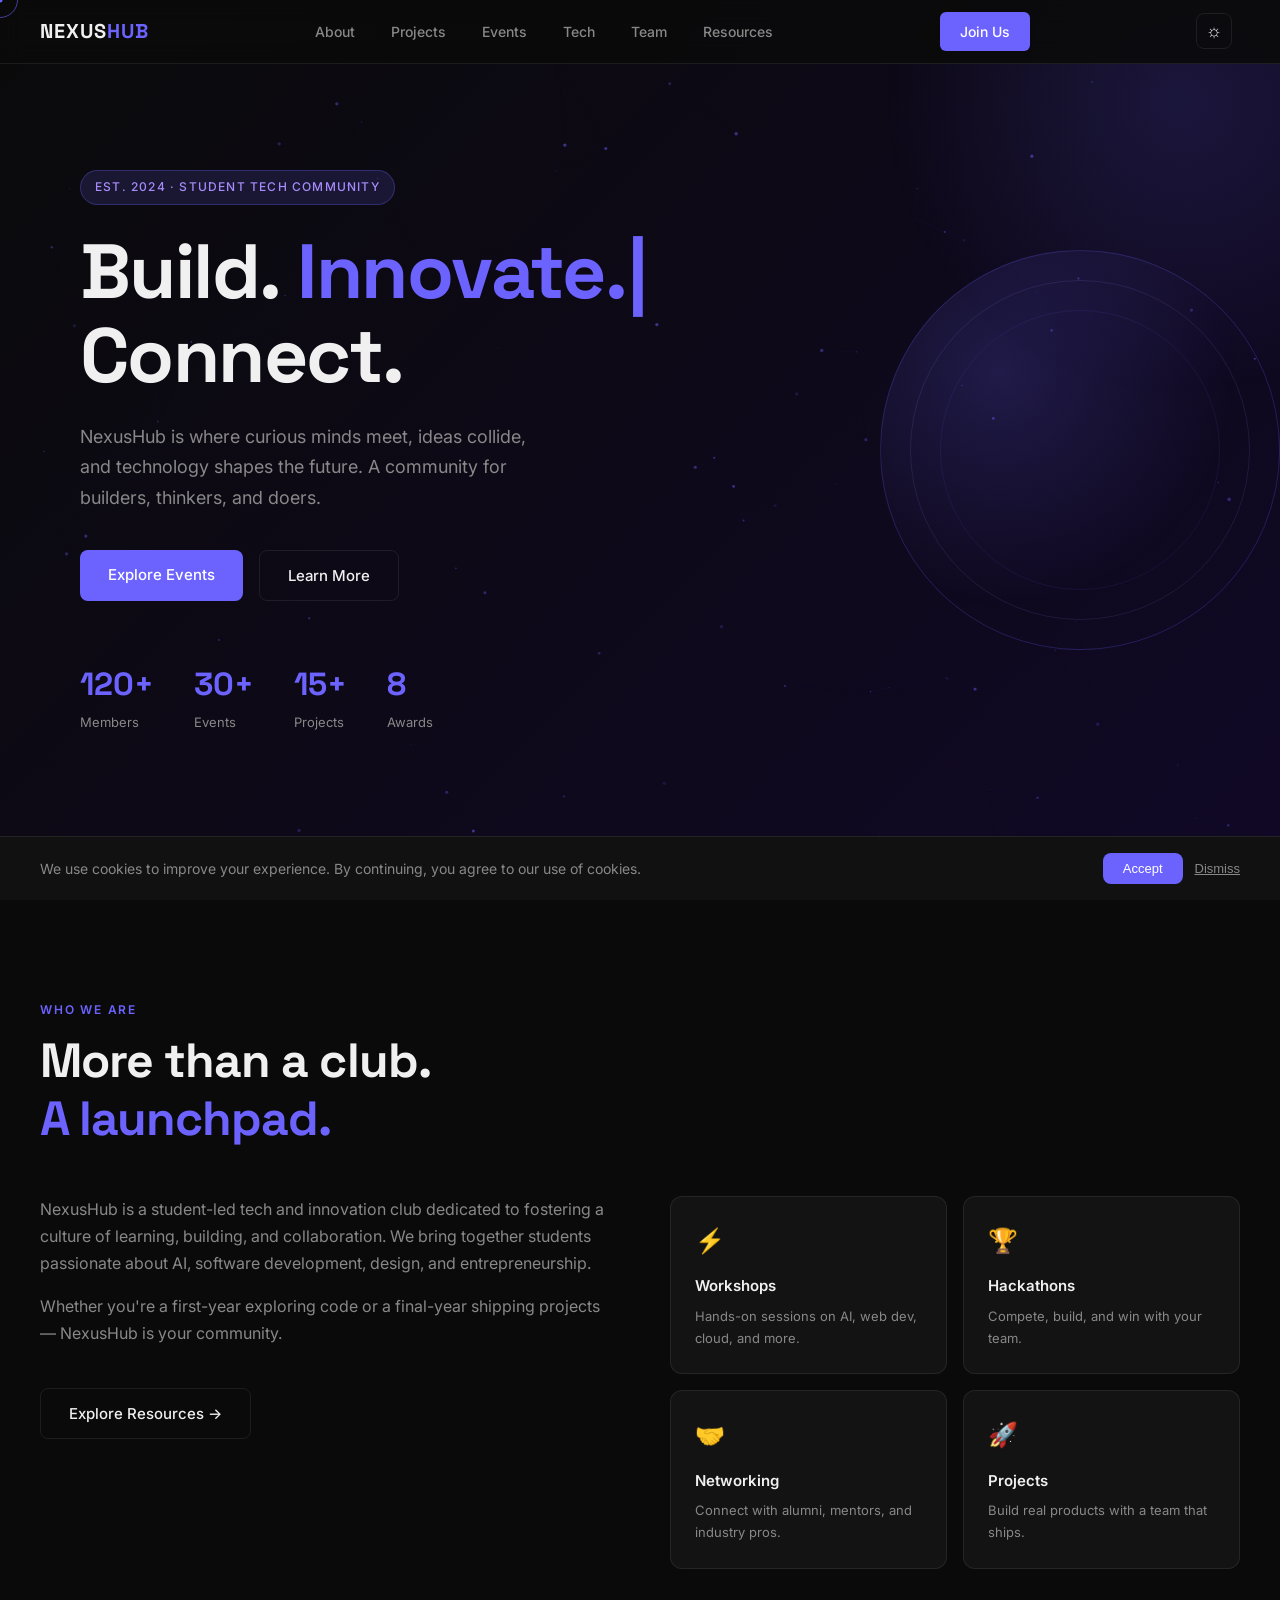
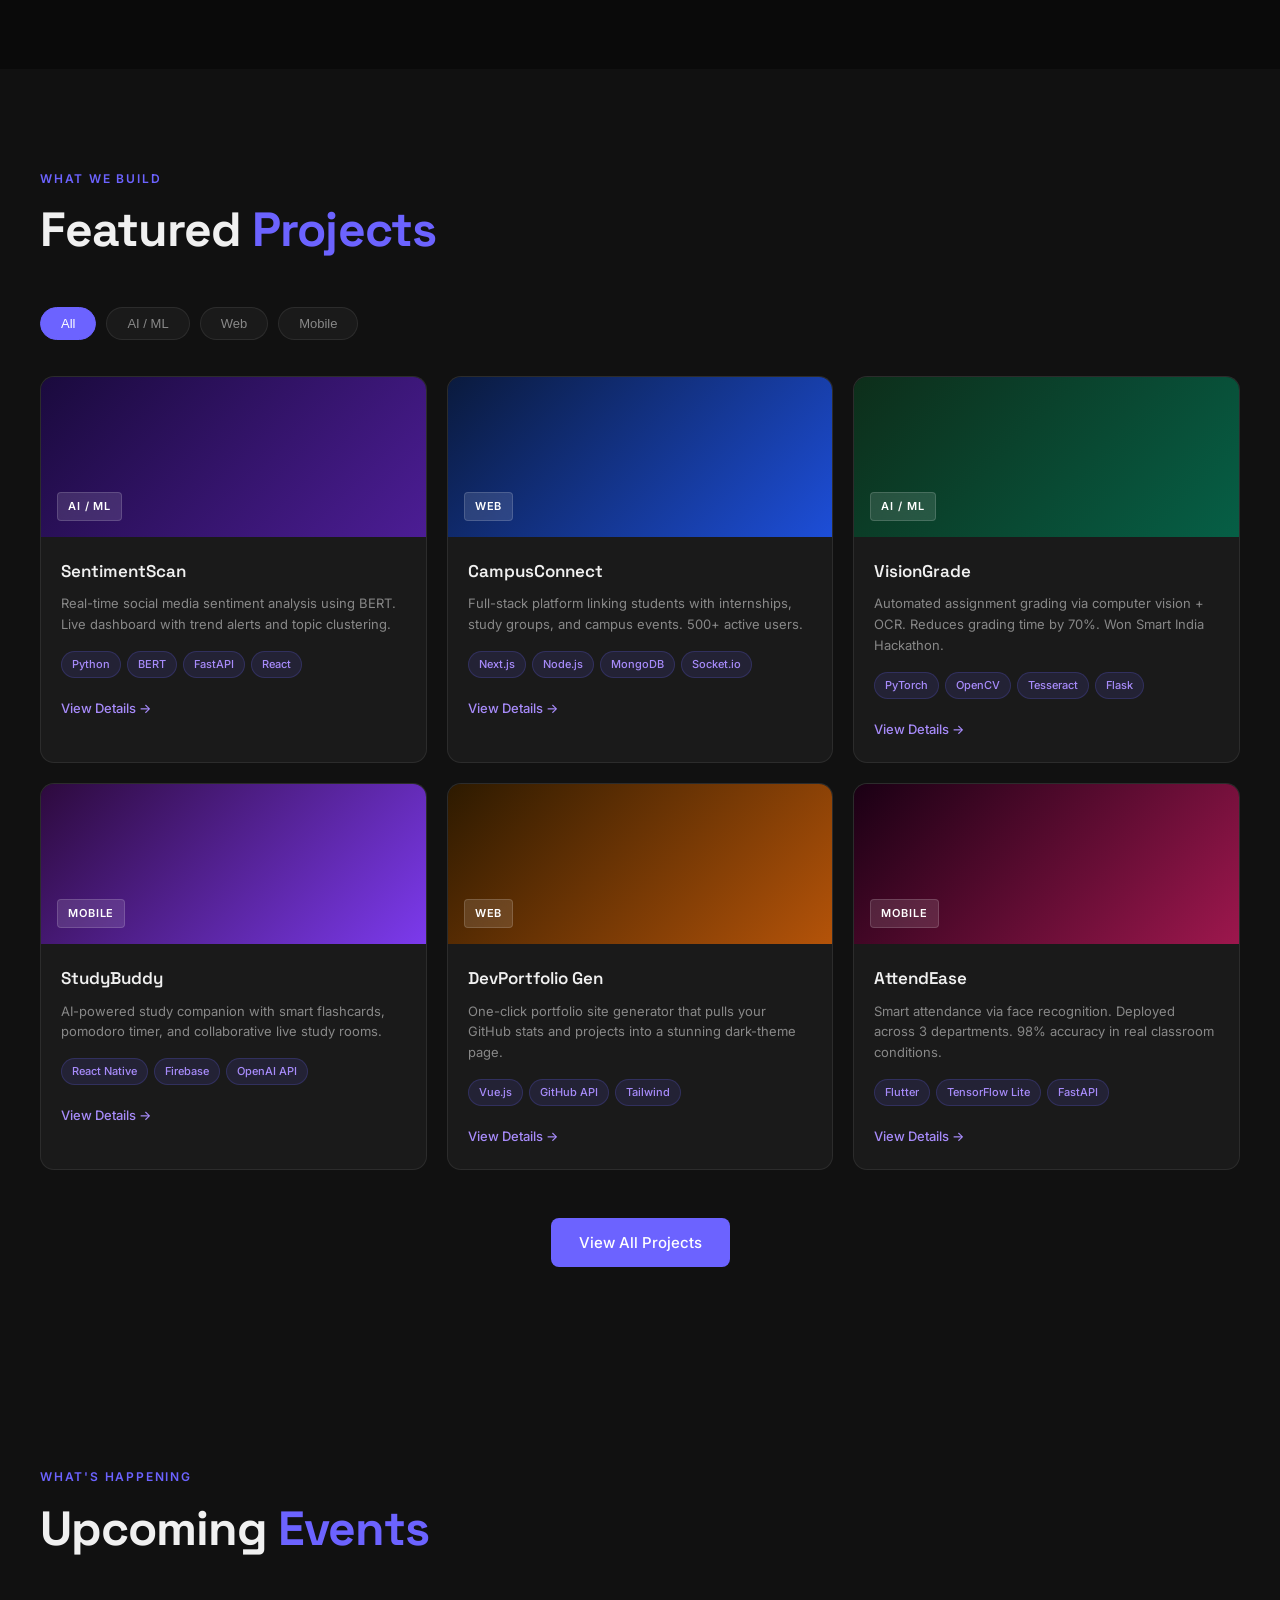
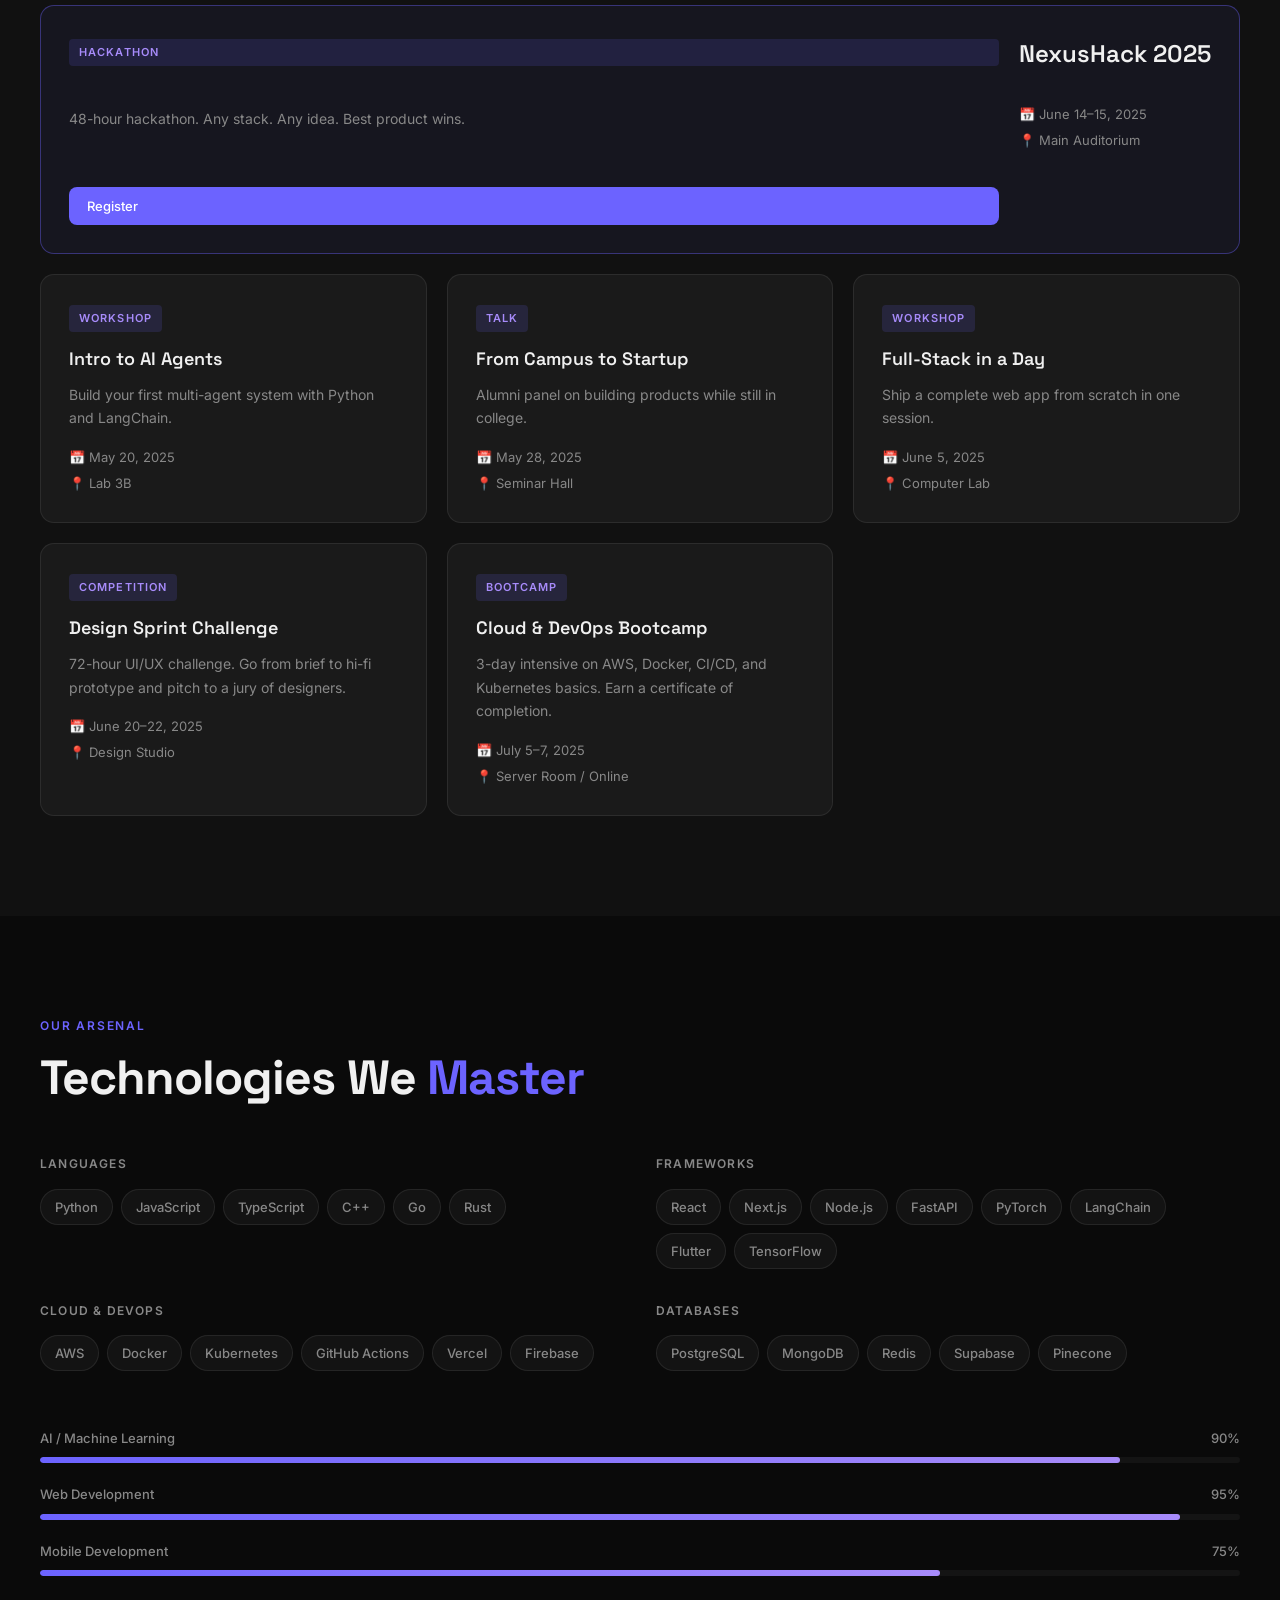
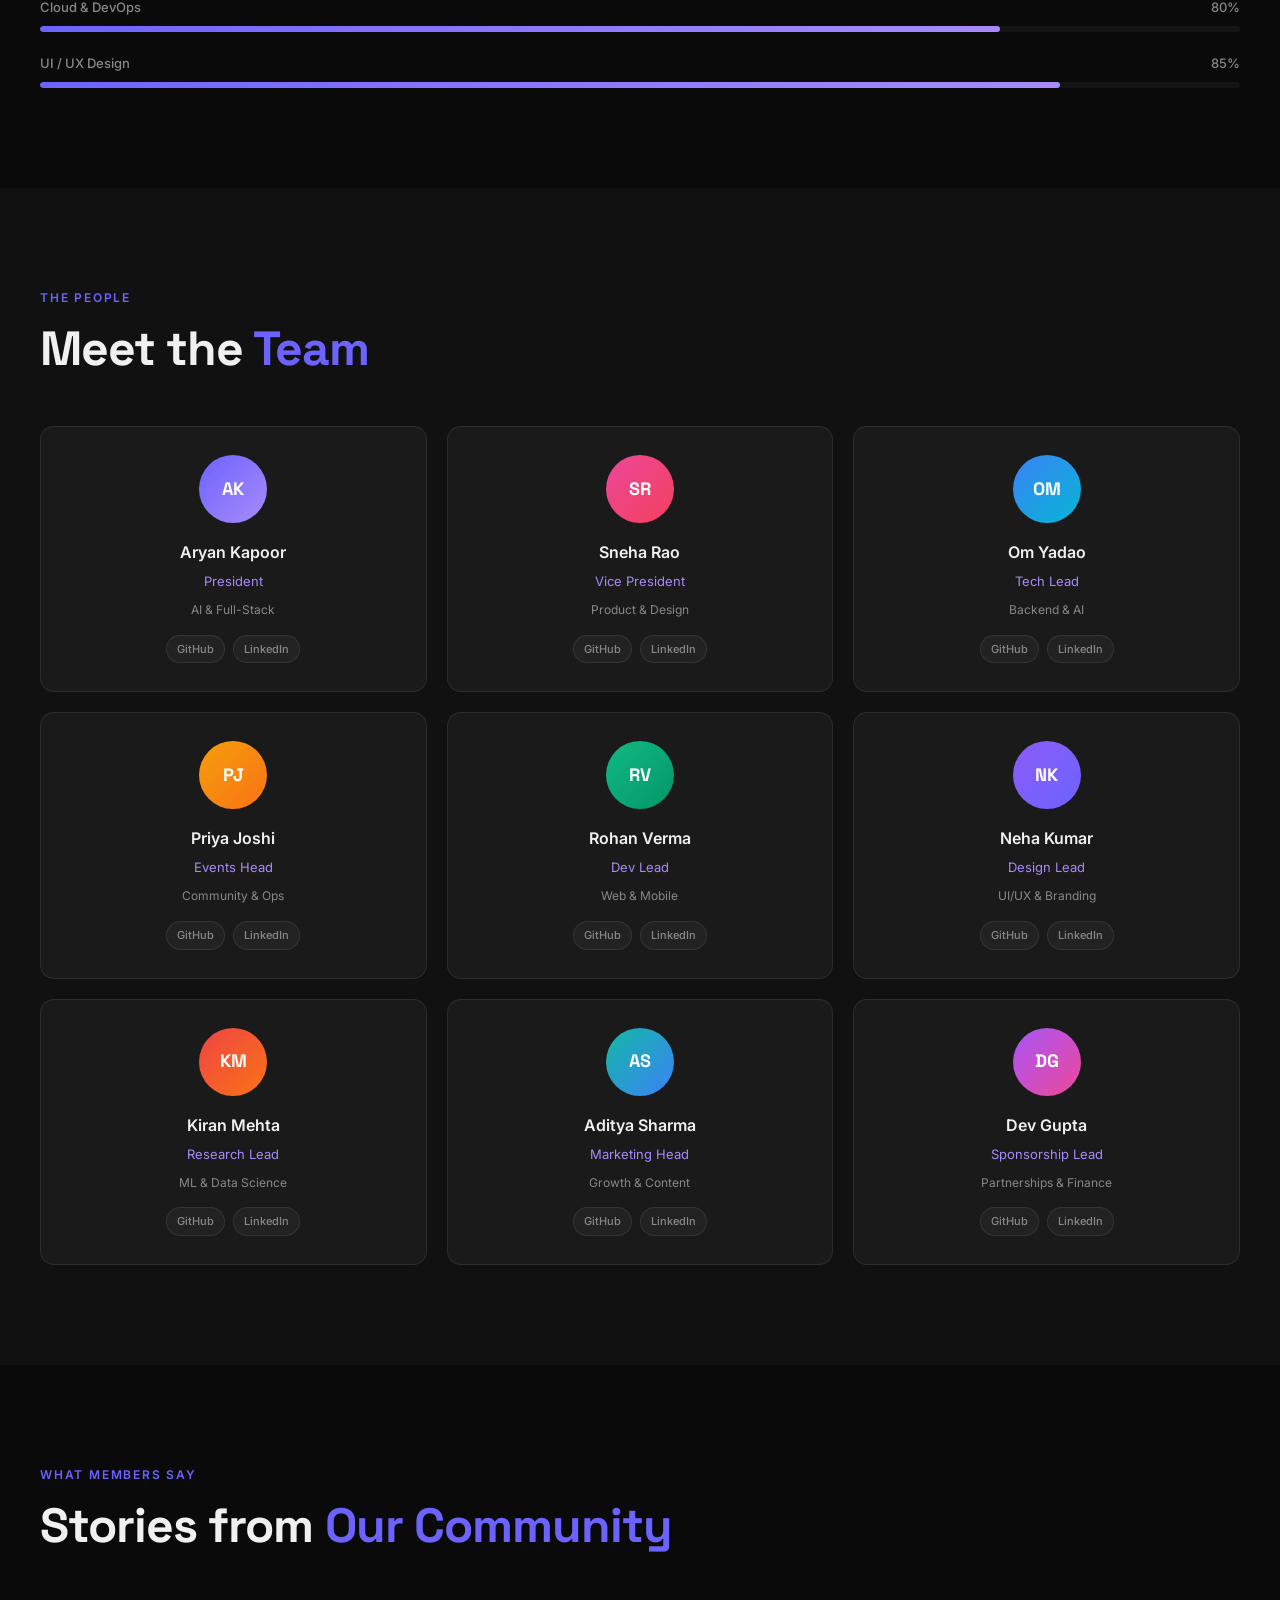
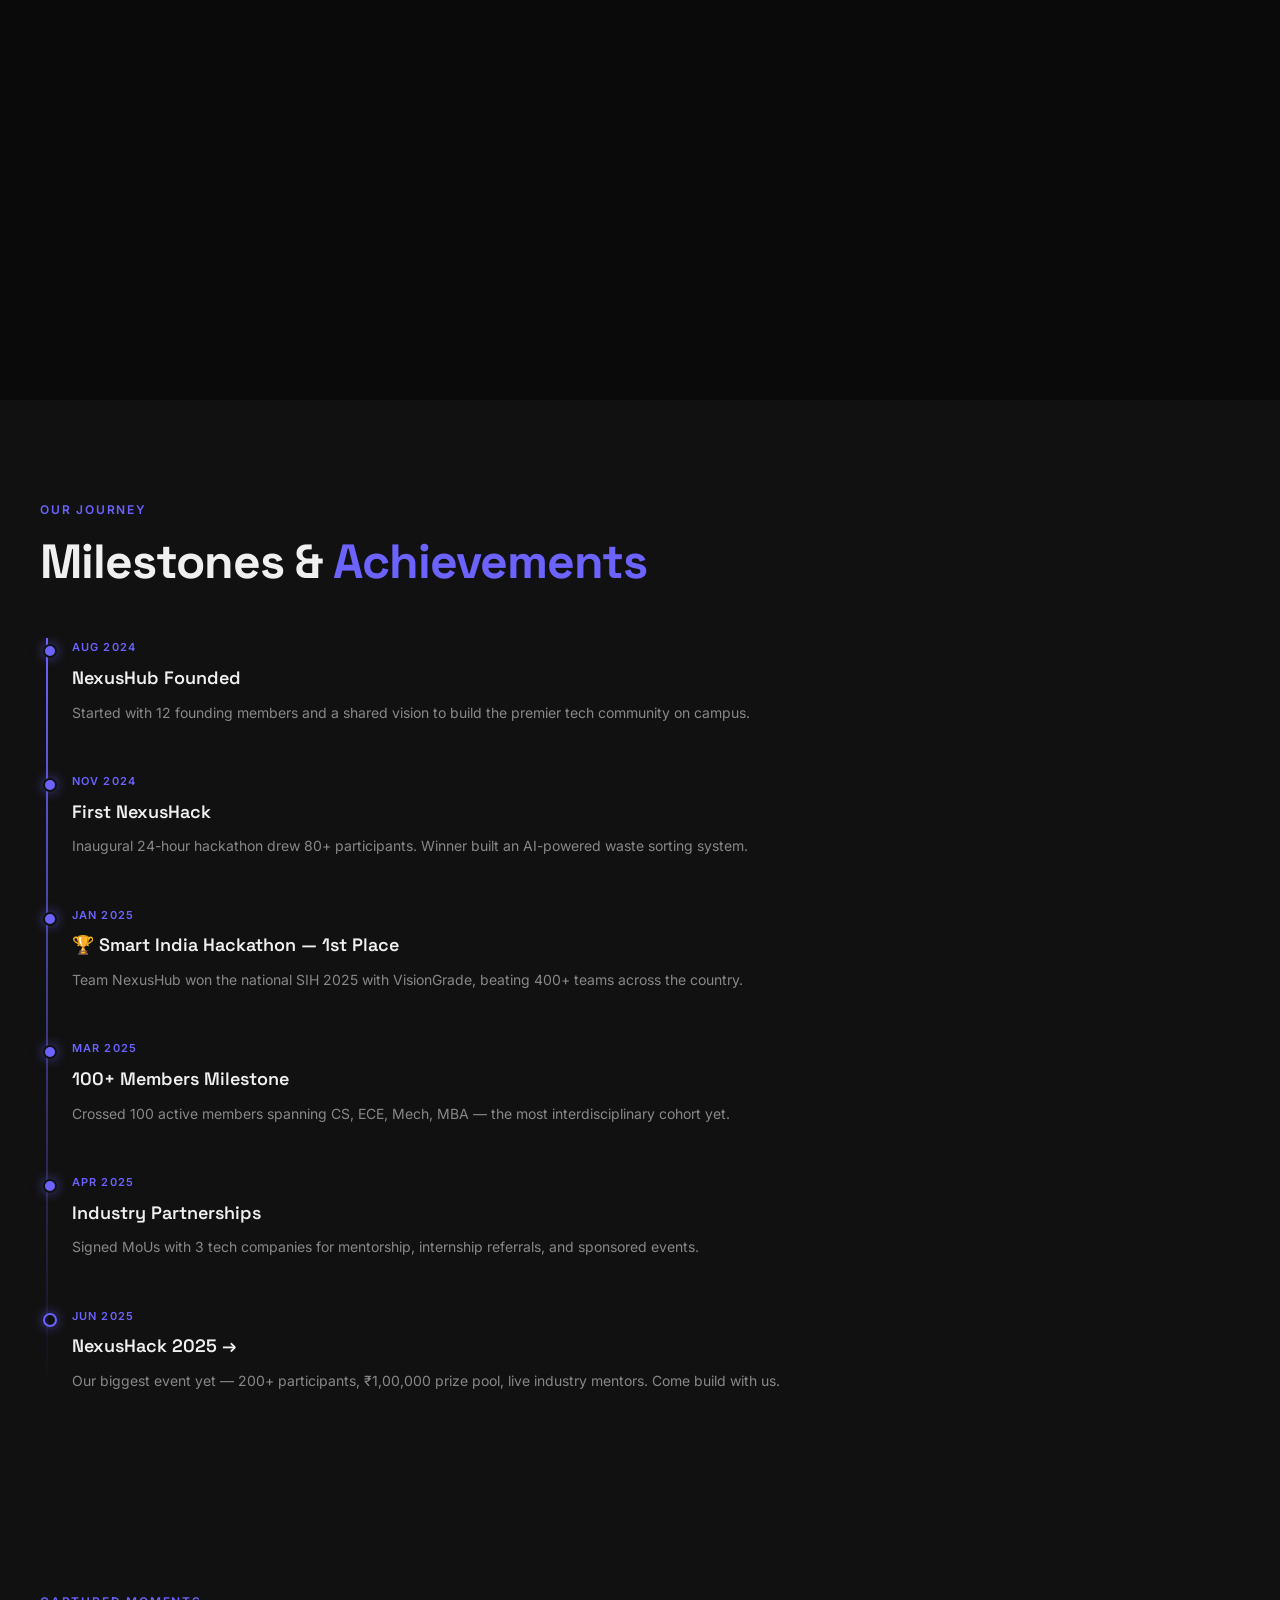
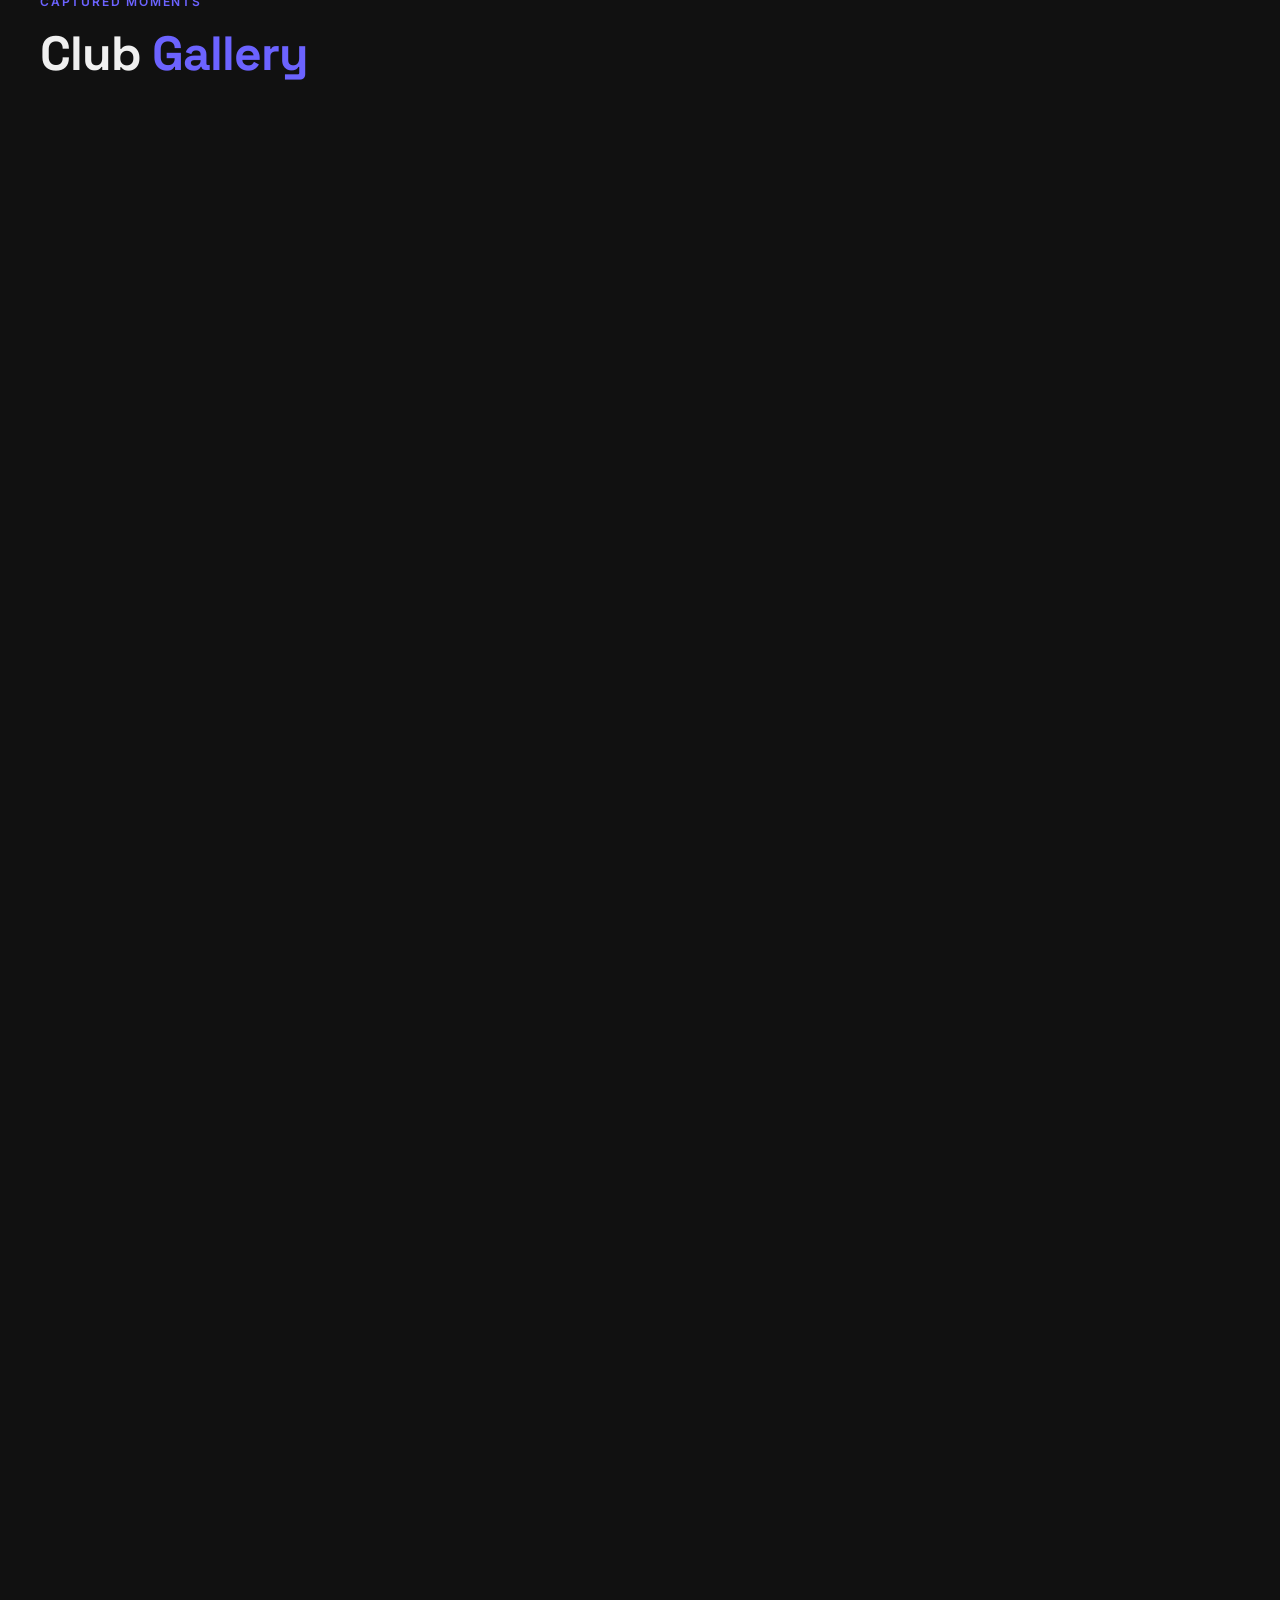
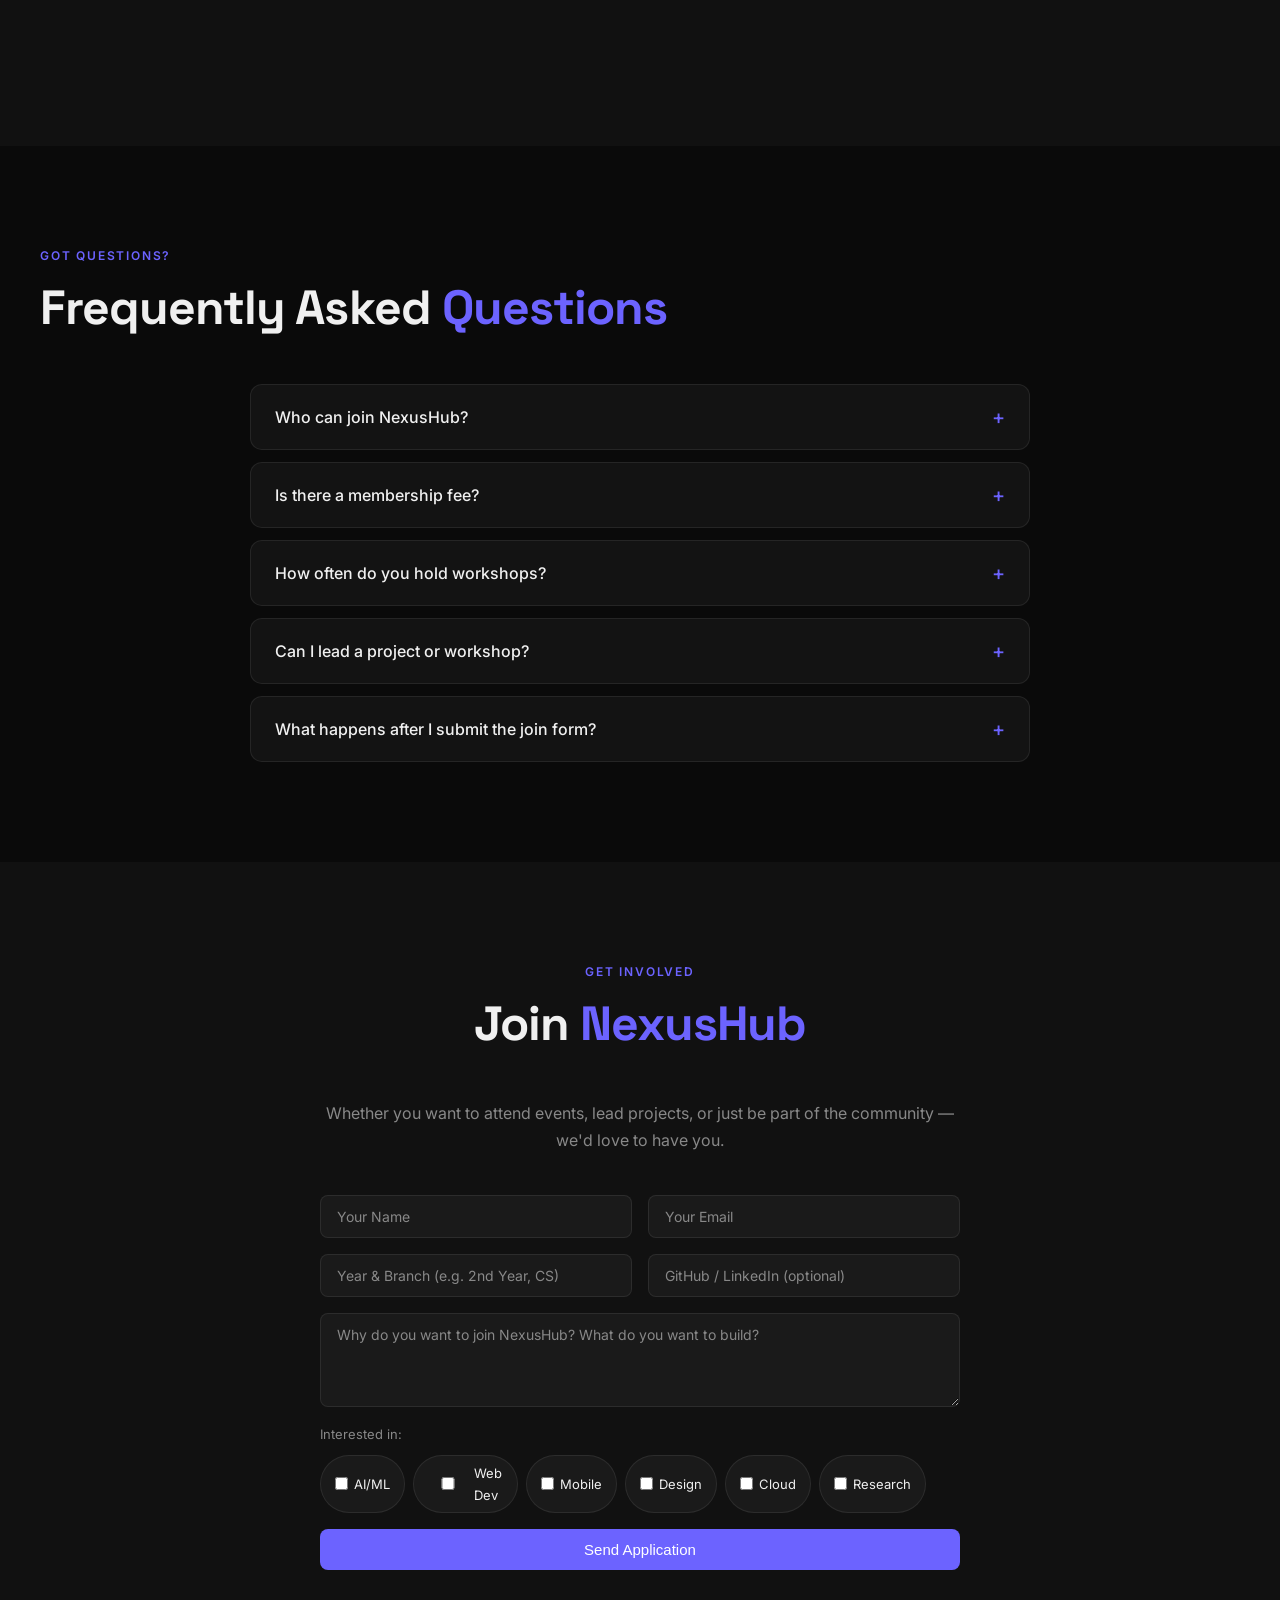
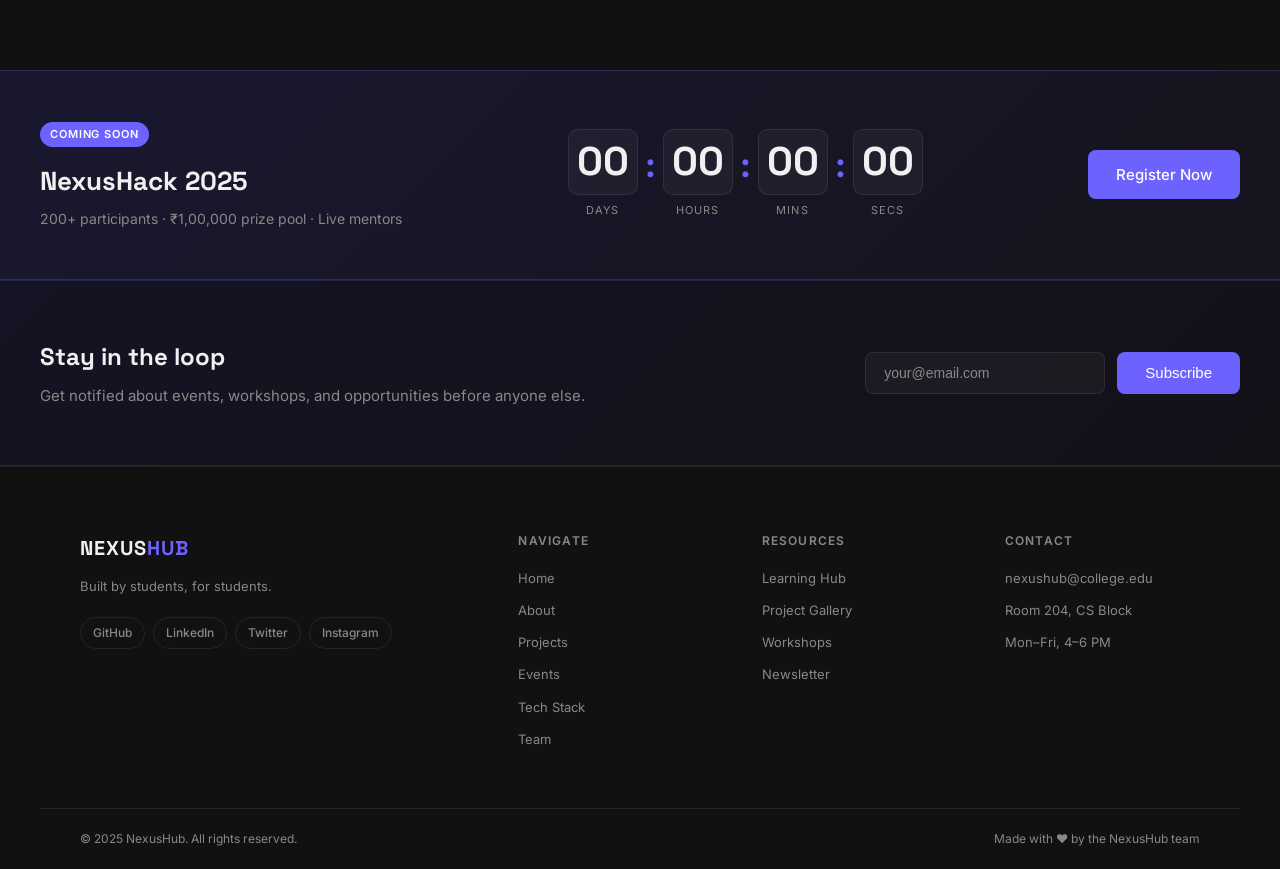
<file: index.html>
<!DOCTYPE html>
<html lang="en">
<head>
  <meta charset="UTF-8">
  <meta name="viewport" content="width=device-width, initial-scale=1.0">
  <title>NexusHub — Tech & Innovation Club</title>
  <link rel="stylesheet" href="style.css">
  <link href="https://fonts.googleapis.com/css2?family=Inter:wght@300;400;500;600;700&family=Space+Grotesk:wght@400;500;600;700&display=swap" rel="stylesheet">
</head>
<body>

  <div id="scroll-progress"></div>
  <div id="custom-cursor"></div>
  <div id="cursor-dot"></div>
  <button id="back-to-top" onclick="window.scrollTo({top:0,behavior:'smooth'})" title="Back to top">&#8679;</button>
  <div id="toast-container"></div>

  <!-- COOKIE CONSENT -->
  <div id="cookie-banner" class="cookie-banner">
    <p>We use cookies to improve your experience. By continuing, you agree to our use of cookies.</p>
    <div class="cookie-actions">
      <button onclick="acceptCookies()" class="btn-primary" style="padding:8px 20px;font-size:13px">Accept</button>
      <button onclick="dismissCookies()" class="cookie-dismiss">Dismiss</button>
    </div>
  </div>

  <!-- PRELOADER -->
  <div id="preloader">
    <div class="preloader-inner">
      <div class="preloader-logo">NEXUS<span>HUB</span></div>
      <div class="preloader-bar"><div class="preloader-fill"></div></div>
    </div>
  </div>

  <!-- NAV -->
  <nav id="navbar">
    <div class="nav-inner">
      <a href="#home" class="nav-logo">NEXUS<span>HUB</span></a>
      <ul class="nav-links">
        <li><a href="#about">About</a></li>
        <li><a href="#projects">Projects</a></li>
        <li><a href="#events">Events</a></li>
        <li><a href="#tech">Tech</a></li>
        <li><a href="#team">Team</a></li>
        <li><a href="resources.html">Resources</a></li>
      </ul>
      <a href="#contact" class="nav-cta">Join Us</a>
      <button class="theme-toggle" id="themeToggle" onclick="toggleTheme()" title="Toggle theme">&#9788;</button>
      <button class="nav-toggle" onclick="toggleMenu()">&#9776;</button>
    </div>
    <ul class="mobile-menu" id="mobileMenu">
      <li><a href="#about" onclick="toggleMenu()">About</a></li>
      <li><a href="#projects" onclick="toggleMenu()">Projects</a></li>
      <li><a href="#events" onclick="toggleMenu()">Events</a></li>
      <li><a href="#tech" onclick="toggleMenu()">Tech</a></li>
      <li><a href="#team" onclick="toggleMenu()">Team</a></li>
      <li><a href="resources.html">Resources</a></li>
      <li><a href="#contact" onclick="toggleMenu()">Contact</a></li>
    </ul>
  </nav>

  <!-- HERO -->
  <div class="hero-wrap">
  <section id="home" class="hero">
    <canvas id="particle-canvas"></canvas>
    <div class="hero-bg"></div>
    <div class="hero-content">
      <div class="hero-badge">Est. 2024 · Student Tech Community</div>
      <h1>Build. <span class="typing-wrapper"><span id="typing-text">Innovate.</span><span class="typing-cursor">|</span></span><br>Connect.</h1>
      <p>NexusHub is where curious minds meet, ideas collide, and technology shapes the future. A community for builders, thinkers, and doers.</p>
      <div class="hero-btns">
        <a href="#events" class="btn-primary">Explore Events</a>
        <a href="#about" class="btn-secondary">Learn More</a>
      </div>
      <div class="hero-stats">
        <div class="stat"><span data-count="120" data-suffix="+">0+</span><p>Members</p></div>
        <div class="stat"><span data-count="30" data-suffix="+">0+</span><p>Events</p></div>
        <div class="stat"><span data-count="15" data-suffix="+">0+</span><p>Projects</p></div>
        <div class="stat"><span data-count="8" data-suffix="">0</span><p>Awards</p></div>
      </div>
    </div>
    <div class="hero-visual">
      <div class="grid-orb">
        <div class="orb-ring orb-ring-1"></div>
        <div class="orb-ring orb-ring-2"></div>
        <div class="orb-ring orb-ring-3"></div>
      </div>
    </div>
  </section>
  </div>

  <!-- ABOUT -->
  <section id="about" class="section">
    <div class="container">
      <div class="section-label">Who We Are</div>
      <h2>More than a club.<br><span>A launchpad.</span></h2>
      <div class="about-grid">
        <div class="about-text">
          <p>NexusHub is a student-led tech and innovation club dedicated to fostering a culture of learning, building, and collaboration. We bring together students passionate about AI, software development, design, and entrepreneurship.</p>
          <p>Whether you're a first-year exploring code or a final-year shipping projects — NexusHub is your community.</p>
          <a href="resources.html" class="btn-secondary" style="display:inline-block;margin-top:24px">Explore Resources →</a>
        </div>
        <div class="about-cards">
          <div class="card">
            <div class="card-icon">⚡</div>
            <h3>Workshops</h3>
            <p>Hands-on sessions on AI, web dev, cloud, and more.</p>
          </div>
          <div class="card">
            <div class="card-icon">🏆</div>
            <h3>Hackathons</h3>
            <p>Compete, build, and win with your team.</p>
          </div>
          <div class="card">
            <div class="card-icon">🤝</div>
            <h3>Networking</h3>
            <p>Connect with alumni, mentors, and industry pros.</p>
          </div>
          <div class="card">
            <div class="card-icon">🚀</div>
            <h3>Projects</h3>
            <p>Build real products with a team that ships.</p>
          </div>
        </div>
      </div>
    </div>
  </section>

  <!-- PROJECTS -->
  <section id="projects" class="section section-dark">
    <div class="container">
      <div class="section-label">What We Build</div>
      <h2>Featured <span>Projects</span></h2>
      <div class="project-filters">
        <button class="filter-btn active" onclick="filterProjects('all',this)">All</button>
        <button class="filter-btn" onclick="filterProjects('ai',this)">AI / ML</button>
        <button class="filter-btn" onclick="filterProjects('web',this)">Web</button>
        <button class="filter-btn" onclick="filterProjects('mobile',this)">Mobile</button>
      </div>
      <div class="projects-grid">
        <div class="project-card" data-tag="ai">
          <div class="project-visual pv1"><div class="project-tag">AI / ML</div></div>
          <div class="project-info">
            <h3>SentimentScan</h3>
            <p>Real-time social media sentiment analysis using BERT. Live dashboard with trend alerts and topic clustering.</p>
            <div class="project-tech"><span>Python</span><span>BERT</span><span>FastAPI</span><span>React</span></div>
            <a href="projects.html" class="project-link">View Details →</a>
          </div>
        </div>
        <div class="project-card" data-tag="web">
          <div class="project-visual pv2"><div class="project-tag">Web</div></div>
          <div class="project-info">
            <h3>CampusConnect</h3>
            <p>Full-stack platform linking students with internships, study groups, and campus events. 500+ active users.</p>
            <div class="project-tech"><span>Next.js</span><span>Node.js</span><span>MongoDB</span><span>Socket.io</span></div>
            <a href="projects.html" class="project-link">View Details →</a>
          </div>
        </div>
        <div class="project-card" data-tag="ai">
          <div class="project-visual pv3"><div class="project-tag">AI / ML</div></div>
          <div class="project-info">
            <h3>VisionGrade</h3>
            <p>Automated assignment grading via computer vision + OCR. Reduces grading time by 70%. Won Smart India Hackathon.</p>
            <div class="project-tech"><span>PyTorch</span><span>OpenCV</span><span>Tesseract</span><span>Flask</span></div>
            <a href="projects.html" class="project-link">View Details →</a>
          </div>
        </div>
        <div class="project-card" data-tag="mobile">
          <div class="project-visual pv4"><div class="project-tag">Mobile</div></div>
          <div class="project-info">
            <h3>StudyBuddy</h3>
            <p>AI-powered study companion with smart flashcards, pomodoro timer, and collaborative live study rooms.</p>
            <div class="project-tech"><span>React Native</span><span>Firebase</span><span>OpenAI API</span></div>
            <a href="projects.html" class="project-link">View Details →</a>
          </div>
        </div>
        <div class="project-card" data-tag="web">
          <div class="project-visual pv5"><div class="project-tag">Web</div></div>
          <div class="project-info">
            <h3>DevPortfolio Gen</h3>
            <p>One-click portfolio site generator that pulls your GitHub stats and projects into a stunning dark-theme page.</p>
            <div class="project-tech"><span>Vue.js</span><span>GitHub API</span><span>Tailwind</span></div>
            <a href="projects.html" class="project-link">View Details →</a>
          </div>
        </div>
        <div class="project-card" data-tag="mobile">
          <div class="project-visual pv6"><div class="project-tag">Mobile</div></div>
          <div class="project-info">
            <h3>AttendEase</h3>
            <p>Smart attendance via face recognition. Deployed across 3 departments. 98% accuracy in real classroom conditions.</p>
            <div class="project-tech"><span>Flutter</span><span>TensorFlow Lite</span><span>FastAPI</span></div>
            <a href="projects.html" class="project-link">View Details →</a>
          </div>
        </div>
      </div>
      <div style="text-align:center;margin-top:48px">
        <a href="projects.html" class="btn-primary">View All Projects</a>
      </div>
    </div>
  </section>

  <!-- EVENTS -->
  <section id="events" class="section section-dark">
    <div class="container">
      <div class="section-label">What's Happening</div>
      <h2>Upcoming <span>Events</span></h2>
      <div class="events-grid">
        <div class="event-card featured">
          <div class="event-tag">Hackathon</div>
          <h3>NexusHack 2025</h3>
          <p>48-hour hackathon. Any stack. Any idea. Best product wins.</p>
          <div class="event-meta">
            <span>📅 June 14–15, 2025</span>
            <span>📍 Main Auditorium</span>
          </div>
          <a href="#contact" class="btn-primary small">Register</a>
        </div>
        <div class="event-card">
          <div class="event-tag">Workshop</div>
          <h3>Intro to AI Agents</h3>
          <p>Build your first multi-agent system with Python and LangChain.</p>
          <div class="event-meta">
            <span>📅 May 20, 2025</span>
            <span>📍 Lab 3B</span>
          </div>
        </div>
        <div class="event-card">
          <div class="event-tag">Talk</div>
          <h3>From Campus to Startup</h3>
          <p>Alumni panel on building products while still in college.</p>
          <div class="event-meta">
            <span>📅 May 28, 2025</span>
            <span>📍 Seminar Hall</span>
          </div>
        </div>
        <div class="event-card">
          <div class="event-tag">Workshop</div>
          <h3>Full-Stack in a Day</h3>
          <p>Ship a complete web app from scratch in one session.</p>
          <div class="event-meta">
            <span>📅 June 5, 2025</span>
            <span>📍 Computer Lab</span>
          </div>
        </div>
        <div class="event-card">
          <div class="event-tag">Competition</div>
          <h3>Design Sprint Challenge</h3>
          <p>72-hour UI/UX challenge. Go from brief to hi-fi prototype and pitch to a jury of designers.</p>
          <div class="event-meta">
            <span>📅 June 20–22, 2025</span>
            <span>📍 Design Studio</span>
          </div>
        </div>
        <div class="event-card">
          <div class="event-tag">Bootcamp</div>
          <h3>Cloud & DevOps Bootcamp</h3>
          <p>3-day intensive on AWS, Docker, CI/CD, and Kubernetes basics. Earn a certificate of completion.</p>
          <div class="event-meta">
            <span>📅 July 5–7, 2025</span>
            <span>📍 Server Room / Online</span>
          </div>
        </div>
      </div>
    </div>
  </section>

  <!-- TECH STACK -->
  <section id="tech" class="section tech-section">
    <div class="container">
      <div class="section-label">Our Arsenal</div>
      <h2>Technologies We <span>Master</span></h2>
      <div class="tech-categories">
        <div class="tech-category">
          <h4>Languages</h4>
          <div class="tech-pills">
            <span class="tech-pill">Python</span><span class="tech-pill">JavaScript</span>
            <span class="tech-pill">TypeScript</span><span class="tech-pill">C++</span>
            <span class="tech-pill">Go</span><span class="tech-pill">Rust</span>
          </div>
        </div>
        <div class="tech-category">
          <h4>Frameworks</h4>
          <div class="tech-pills">
            <span class="tech-pill">React</span><span class="tech-pill">Next.js</span>
            <span class="tech-pill">Node.js</span><span class="tech-pill">FastAPI</span>
            <span class="tech-pill">PyTorch</span><span class="tech-pill">LangChain</span>
            <span class="tech-pill">Flutter</span><span class="tech-pill">TensorFlow</span>
          </div>
        </div>
        <div class="tech-category">
          <h4>Cloud & DevOps</h4>
          <div class="tech-pills">
            <span class="tech-pill">AWS</span><span class="tech-pill">Docker</span>
            <span class="tech-pill">Kubernetes</span><span class="tech-pill">GitHub Actions</span>
            <span class="tech-pill">Vercel</span><span class="tech-pill">Firebase</span>
          </div>
        </div>
        <div class="tech-category">
          <h4>Databases</h4>
          <div class="tech-pills">
            <span class="tech-pill">PostgreSQL</span><span class="tech-pill">MongoDB</span>
            <span class="tech-pill">Redis</span><span class="tech-pill">Supabase</span>
            <span class="tech-pill">Pinecone</span>
          </div>
        </div>
      </div>
      <div class="skill-bars">
        <div class="skill-item"><div class="skill-header"><span>AI / Machine Learning</span><span>90%</span></div><div class="skill-bar"><div class="skill-fill" data-width="90%"></div></div></div>
        <div class="skill-item"><div class="skill-header"><span>Web Development</span><span>95%</span></div><div class="skill-bar"><div class="skill-fill" data-width="95%"></div></div></div>
        <div class="skill-item"><div class="skill-header"><span>Mobile Development</span><span>75%</span></div><div class="skill-bar"><div class="skill-fill" data-width="75%"></div></div></div>
        <div class="skill-item"><div class="skill-header"><span>Cloud & DevOps</span><span>80%</span></div><div class="skill-bar"><div class="skill-fill" data-width="80%"></div></div></div>
        <div class="skill-item"><div class="skill-header"><span>UI / UX Design</span><span>85%</span></div><div class="skill-bar"><div class="skill-fill" data-width="85%"></div></div></div>
      </div>
    </div>
  </section>

  <!-- TEAM -->
  <section id="team" class="section section-dark">
    <div class="container">
      <div class="section-label">The People</div>
      <h2>Meet the <span>Team</span></h2>
      <div class="team-grid">
        <div class="team-card">
          <div class="avatar av1">AK</div>
          <h3>Aryan Kapoor</h3>
          <p>President</p>
          <span>AI & Full-Stack</span>
          <div class="team-links"><a href="#">GitHub</a><a href="#">LinkedIn</a></div>
        </div>
        <div class="team-card">
          <div class="avatar av2">SR</div>
          <h3>Sneha Rao</h3>
          <p>Vice President</p>
          <span>Product & Design</span>
          <div class="team-links"><a href="#">GitHub</a><a href="#">LinkedIn</a></div>
        </div>
        <div class="team-card">
          <div class="avatar av3">OM</div>
          <h3>Om Yadao</h3>
          <p>Tech Lead</p>
          <span>Backend & AI</span>
          <div class="team-links"><a href="#">GitHub</a><a href="#">LinkedIn</a></div>
        </div>
        <div class="team-card">
          <div class="avatar av4">PJ</div>
          <h3>Priya Joshi</h3>
          <p>Events Head</p>
          <span>Community & Ops</span>
          <div class="team-links"><a href="#">GitHub</a><a href="#">LinkedIn</a></div>
        </div>
        <div class="team-card">
          <div class="avatar av5">RV</div>
          <h3>Rohan Verma</h3>
          <p>Dev Lead</p>
          <span>Web & Mobile</span>
          <div class="team-links"><a href="#">GitHub</a><a href="#">LinkedIn</a></div>
        </div>
        <div class="team-card">
          <div class="avatar av6">NK</div>
          <h3>Neha Kumar</h3>
          <p>Design Lead</p>
          <span>UI/UX & Branding</span>
          <div class="team-links"><a href="#">GitHub</a><a href="#">LinkedIn</a></div>
        </div>
        <div class="team-card">
          <div class="avatar av7">KM</div>
          <h3>Kiran Mehta</h3>
          <p>Research Lead</p>
          <span>ML & Data Science</span>
          <div class="team-links"><a href="#">GitHub</a><a href="#">LinkedIn</a></div>
        </div>
        <div class="team-card">
          <div class="avatar av8">AS</div>
          <h3>Aditya Sharma</h3>
          <p>Marketing Head</p>
          <span>Growth & Content</span>
          <div class="team-links"><a href="#">GitHub</a><a href="#">LinkedIn</a></div>
        </div>
        <div class="team-card">
          <div class="avatar av9">DG</div>
          <h3>Dev Gupta</h3>
          <p>Sponsorship Lead</p>
          <span>Partnerships & Finance</span>
          <div class="team-links"><a href="#">GitHub</a><a href="#">LinkedIn</a></div>
        </div>
      </div>
    </div>
  </section>

  <!-- TESTIMONIALS -->
  <section id="testimonials" class="section">
    <div class="container">
      <div class="section-label">What Members Say</div>
      <h2>Stories from <span>Our Community</span></h2>
      <div class="testimonials-grid">
        <div class="testimonial-card reveal">
          <div class="testimonial-quote">"</div>
          <p>NexusHub gave me my first real project experience. The mentorship I got here landed me an internship at a top startup even in my second year.</p>
          <div class="testimonial-author">
            <div class="testimonial-avatar">AS</div>
            <div><strong>Arjun Singh</strong><span>2nd Year, CS · SDE Intern @ Razorpay</span></div>
          </div>
        </div>
        <div class="testimonial-card reveal">
          <div class="testimonial-quote">"</div>
          <p>Winning SIH 2025 was a dream. But what made it possible was the culture of building and shipping things quickly that I learned at NexusHub.</p>
          <div class="testimonial-author">
            <div class="testimonial-avatar">MP</div>
            <div><strong>Meera Pillai</strong><span>3rd Year, ECE · SIH 2025 Winner</span></div>
          </div>
        </div>
        <div class="testimonial-card reveal">
          <div class="testimonial-quote">"</div>
          <p>I came in knowing only basic Python. Six months later I had deployed an ML model to production. The workshops here are genuinely world-class.</p>
          <div class="testimonial-author">
            <div class="testimonial-avatar">RK</div>
            <div><strong>Rahul Krishnan</strong><span>1st Year, CS · Now: Web Dev Lead</span></div>
          </div>
        </div>
      </div>
    </div>
  </section>

  <!-- ACHIEVEMENTS -->
  <section id="achievements" class="section section-dark">
    <div class="container">
      <div class="section-label">Our Journey</div>
      <h2>Milestones & <span>Achievements</span></h2>
      <div class="timeline">
        <div class="timeline-item">
          <div class="timeline-dot"></div>
          <div class="timeline-content">
            <div class="timeline-year">Aug 2024</div>
            <h3>NexusHub Founded</h3>
            <p>Started with 12 founding members and a shared vision to build the premier tech community on campus.</p>
          </div>
        </div>
        <div class="timeline-item">
          <div class="timeline-dot"></div>
          <div class="timeline-content">
            <div class="timeline-year">Nov 2024</div>
            <h3>First NexusHack</h3>
            <p>Inaugural 24-hour hackathon drew 80+ participants. Winner built an AI-powered waste sorting system.</p>
          </div>
        </div>
        <div class="timeline-item">
          <div class="timeline-dot"></div>
          <div class="timeline-content">
            <div class="timeline-year">Jan 2025</div>
            <h3>🏆 Smart India Hackathon — 1st Place</h3>
            <p>Team NexusHub won the national SIH 2025 with VisionGrade, beating 400+ teams across the country.</p>
          </div>
        </div>
        <div class="timeline-item">
          <div class="timeline-dot"></div>
          <div class="timeline-content">
            <div class="timeline-year">Mar 2025</div>
            <h3>100+ Members Milestone</h3>
            <p>Crossed 100 active members spanning CS, ECE, Mech, MBA — the most interdisciplinary cohort yet.</p>
          </div>
        </div>
        <div class="timeline-item">
          <div class="timeline-dot"></div>
          <div class="timeline-content">
            <div class="timeline-year">Apr 2025</div>
            <h3>Industry Partnerships</h3>
            <p>Signed MoUs with 3 tech companies for mentorship, internship referrals, and sponsored events.</p>
          </div>
        </div>
        <div class="timeline-item timeline-upcoming">
          <div class="timeline-dot"></div>
          <div class="timeline-content">
            <div class="timeline-year">Jun 2025</div>
            <h3>NexusHack 2025 →</h3>
            <p>Our biggest event yet — 200+ participants, ₹1,00,000 prize pool, live industry mentors. Come build with us.</p>
          </div>
        </div>
      </div>
    </div>
  </section>

  <!-- GALLERY -->
  <section id="gallery" class="section section-dark">
    <div class="container">
      <div class="section-label">Captured Moments</div>
      <h2>Club <span>Gallery</span></h2>
      <div class="gallery-grid">
        <div class="gallery-item gi-wide reveal">
          <div class="gallery-img gi-1"></div>
          <div class="gallery-overlay"><span>NexusHack 2024 · Opening Ceremony</span></div>
        </div>
        <div class="gallery-item reveal">
          <div class="gallery-img gi-2"></div>
          <div class="gallery-overlay"><span>AI Workshop · Nov 2024</span></div>
        </div>
        <div class="gallery-item reveal">
          <div class="gallery-img gi-3"></div>
          <div class="gallery-overlay"><span>SIH 2025 · Winning Moment</span></div>
        </div>
        <div class="gallery-item reveal">
          <div class="gallery-img gi-4"></div>
          <div class="gallery-overlay"><span>Cloud Computing Bootcamp</span></div>
        </div>
        <div class="gallery-item gi-wide reveal">
          <div class="gallery-img gi-5"></div>
          <div class="gallery-overlay"><span>100 Members Celebration · Mar 2025</span></div>
        </div>
        <div class="gallery-item reveal">
          <div class="gallery-img gi-6"></div>
          <div class="gallery-overlay"><span>Industry Mentorship Session</span></div>
        </div>
      </div>
    </div>
  </section>

  <!-- FAQ -->
  <section id="faq" class="section">
    <div class="container">
      <div class="section-label">Got Questions?</div>
      <h2>Frequently Asked <span>Questions</span></h2>
      <div class="faq-list">
        <div class="faq-item">
          <button class="faq-q" onclick="toggleFaq(this)">Who can join NexusHub? <span class="faq-icon">+</span></button>
          <div class="faq-a"><p>Any student at the college can join — we welcome all branches, years, and skill levels. Whether you're a complete beginner or an experienced developer, NexusHub has a place for you.</p></div>
        </div>
        <div class="faq-item">
          <button class="faq-q" onclick="toggleFaq(this)">Is there a membership fee? <span class="faq-icon">+</span></button>
          <div class="faq-a"><p>No fee for basic membership. Some workshops or events may have a small registration charge to cover materials, but the club itself is free to join and participate in.</p></div>
        </div>
        <div class="faq-item">
          <button class="faq-q" onclick="toggleFaq(this)">How often do you hold workshops? <span class="faq-icon">+</span></button>
          <div class="faq-a"><p>We run 2–3 hands-on workshops per month covering topics like AI/ML, full-stack web dev, cloud computing, open-source contributions, and more. Check the Events section for the latest schedule.</p></div>
        </div>
        <div class="faq-item">
          <button class="faq-q" onclick="toggleFaq(this)">Can I lead a project or workshop? <span class="faq-icon">+</span></button>
          <div class="faq-a"><p>Absolutely. Members are encouraged to propose and lead projects. If you have expertise or passion in a domain, talk to any team lead — we'll give you the platform and support to run a workshop or build a team around your idea.</p></div>
        </div>
        <div class="faq-item">
          <button class="faq-q" onclick="toggleFaq(this)">What happens after I submit the join form? <span class="faq-icon">+</span></button>
          <div class="faq-a"><p>A core team member will reach out within 48 hours. We'll invite you to our WhatsApp/Discord community, walk you through upcoming events, and match you with a project team based on your interests.</p></div>
        </div>
      </div>
    </div>
  </section>

  <!-- CONTACT -->
  <section id="contact" class="section section-dark">
    <div class="container contact-container">
      <div class="section-label">Get Involved</div>
      <h2>Join <span>NexusHub</span></h2>
      <p class="contact-sub">Whether you want to attend events, lead projects, or just be part of the community — we'd love to have you.</p>
      <form class="contact-form" onsubmit="handleSubmit(event)">
        <div class="form-row">
          <input type="text" placeholder="Your Name" required>
          <input type="email" placeholder="Your Email" required>
        </div>
        <div class="form-row">
          <input type="text" placeholder="Year & Branch (e.g. 2nd Year, CS)">
          <input type="text" placeholder="GitHub / LinkedIn (optional)">
        </div>
        <textarea placeholder="Why do you want to join NexusHub? What do you want to build?" rows="4"></textarea>
        <div class="interest-group">
          <p class="interest-label">Interested in:</p>
          <div class="interest-tags">
            <label class="interest-tag"><input type="checkbox"> AI/ML</label>
            <label class="interest-tag"><input type="checkbox"> Web Dev</label>
            <label class="interest-tag"><input type="checkbox"> Mobile</label>
            <label class="interest-tag"><input type="checkbox"> Design</label>
            <label class="interest-tag"><input type="checkbox"> Cloud</label>
            <label class="interest-tag"><input type="checkbox"> Research</label>
          </div>
        </div>
        <button type="submit" class="btn-primary">Send Application</button>
      </form>
      <div id="form-success" class="form-success" style="display:none">
        ✅ Application received! We'll be in touch soon.
      </div>
    </div>
  </section>

  <!-- COUNTDOWN BANNER -->
  <section class="countdown-section">
    <div class="container countdown-inner">
      <div class="countdown-text">
        <div class="countdown-badge">Coming Soon</div>
        <h3>NexusHack 2025</h3>
        <p>200+ participants · ₹1,00,000 prize pool · Live mentors</p>
      </div>
      <div class="countdown-timer" id="countdownTimer">
        <div class="countdown-unit"><span id="cd-days">00</span><p>Days</p></div>
        <div class="countdown-sep">:</div>
        <div class="countdown-unit"><span id="cd-hours">00</span><p>Hours</p></div>
        <div class="countdown-sep">:</div>
        <div class="countdown-unit"><span id="cd-mins">00</span><p>Mins</p></div>
        <div class="countdown-sep">:</div>
        <div class="countdown-unit"><span id="cd-secs">00</span><p>Secs</p></div>
      </div>
      <a href="#contact" class="btn-primary">Register Now</a>
    </div>
  </section>

  <!-- NEWSLETTER -->
  <section class="newsletter-section">
    <div class="container newsletter-inner">
      <div>
        <h3>Stay in the loop</h3>
        <p>Get notified about events, workshops, and opportunities before anyone else.</p>
      </div>
      <form class="newsletter-form" onsubmit="handleNewsletter(event)">
        <input type="email" placeholder="your@email.com" required>
        <button type="submit" class="btn-primary">Subscribe</button>
      </form>
    </div>
  </section>

  <!-- FOOTER -->
  <footer>
    <div class="footer-top">
      <div class="footer-brand">
        <div class="nav-logo">NEXUS<span>HUB</span></div>
        <p>Built by students, for students.</p>
        <div class="footer-socials">
          <a href="#" class="footer-social-btn">GitHub</a>
          <a href="#" class="footer-social-btn">LinkedIn</a>
          <a href="#" class="footer-social-btn">Twitter</a>
          <a href="#" class="footer-social-btn">Instagram</a>
        </div>
      </div>
      <div class="footer-col">
        <h4>Navigate</h4>
        <a href="#home">Home</a>
        <a href="#about">About</a>
        <a href="#projects">Projects</a>
        <a href="#events">Events</a>
        <a href="#tech">Tech Stack</a>
        <a href="#team">Team</a>
      </div>
      <div class="footer-col">
        <h4>Resources</h4>
        <a href="resources.html">Learning Hub</a>
        <a href="projects.html">Project Gallery</a>
        <a href="#events">Workshops</a>
        <a href="#contact">Newsletter</a>
      </div>
      <div class="footer-col">
        <h4>Contact</h4>
        <a href="mailto:nexushub@college.edu">nexushub@college.edu</a>
        <a href="#">Room 204, CS Block</a>
        <a href="#">Mon–Fri, 4–6 PM</a>
      </div>
    </div>
    <div class="footer-bottom">
      <p>© 2025 NexusHub. All rights reserved.</p>
      <p>Made with ♥ by the NexusHub team</p>
    </div>
  </footer>

  <script src="script.js"></script>
</body>
</html>
</file>
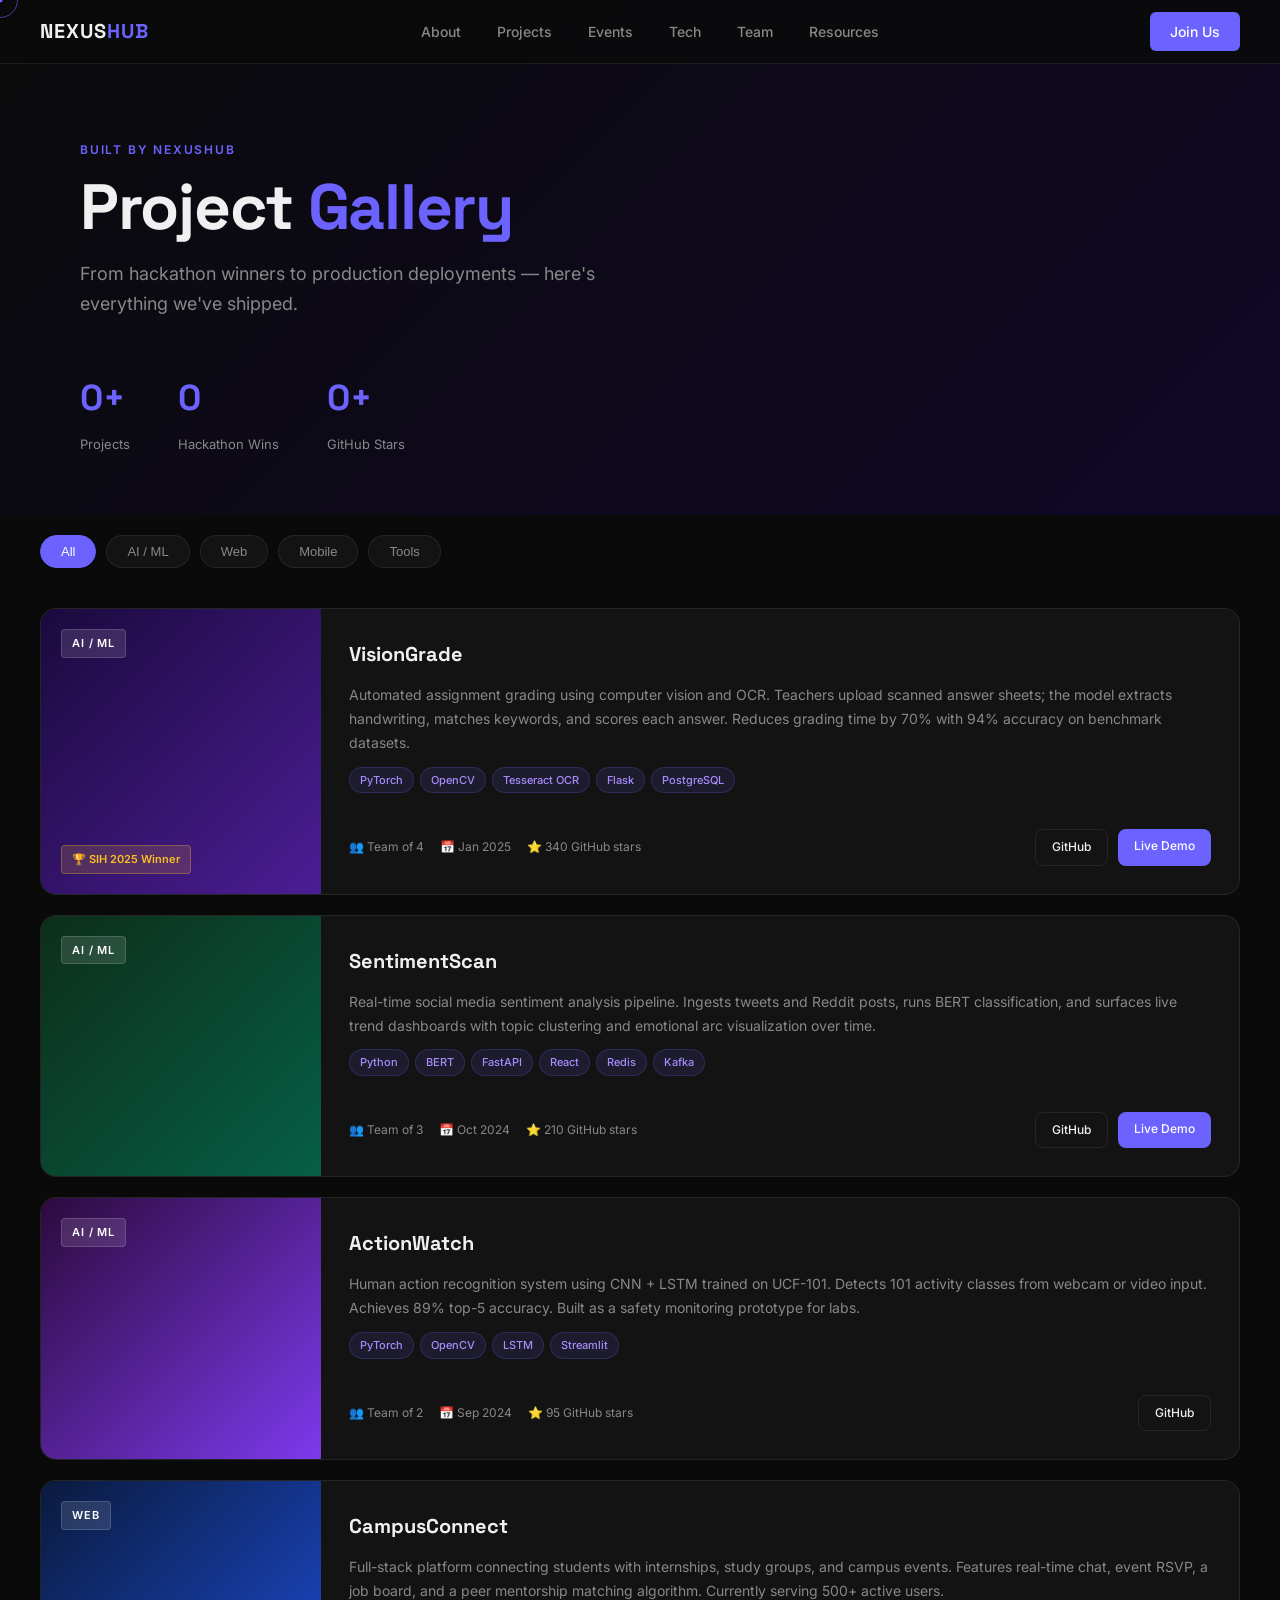
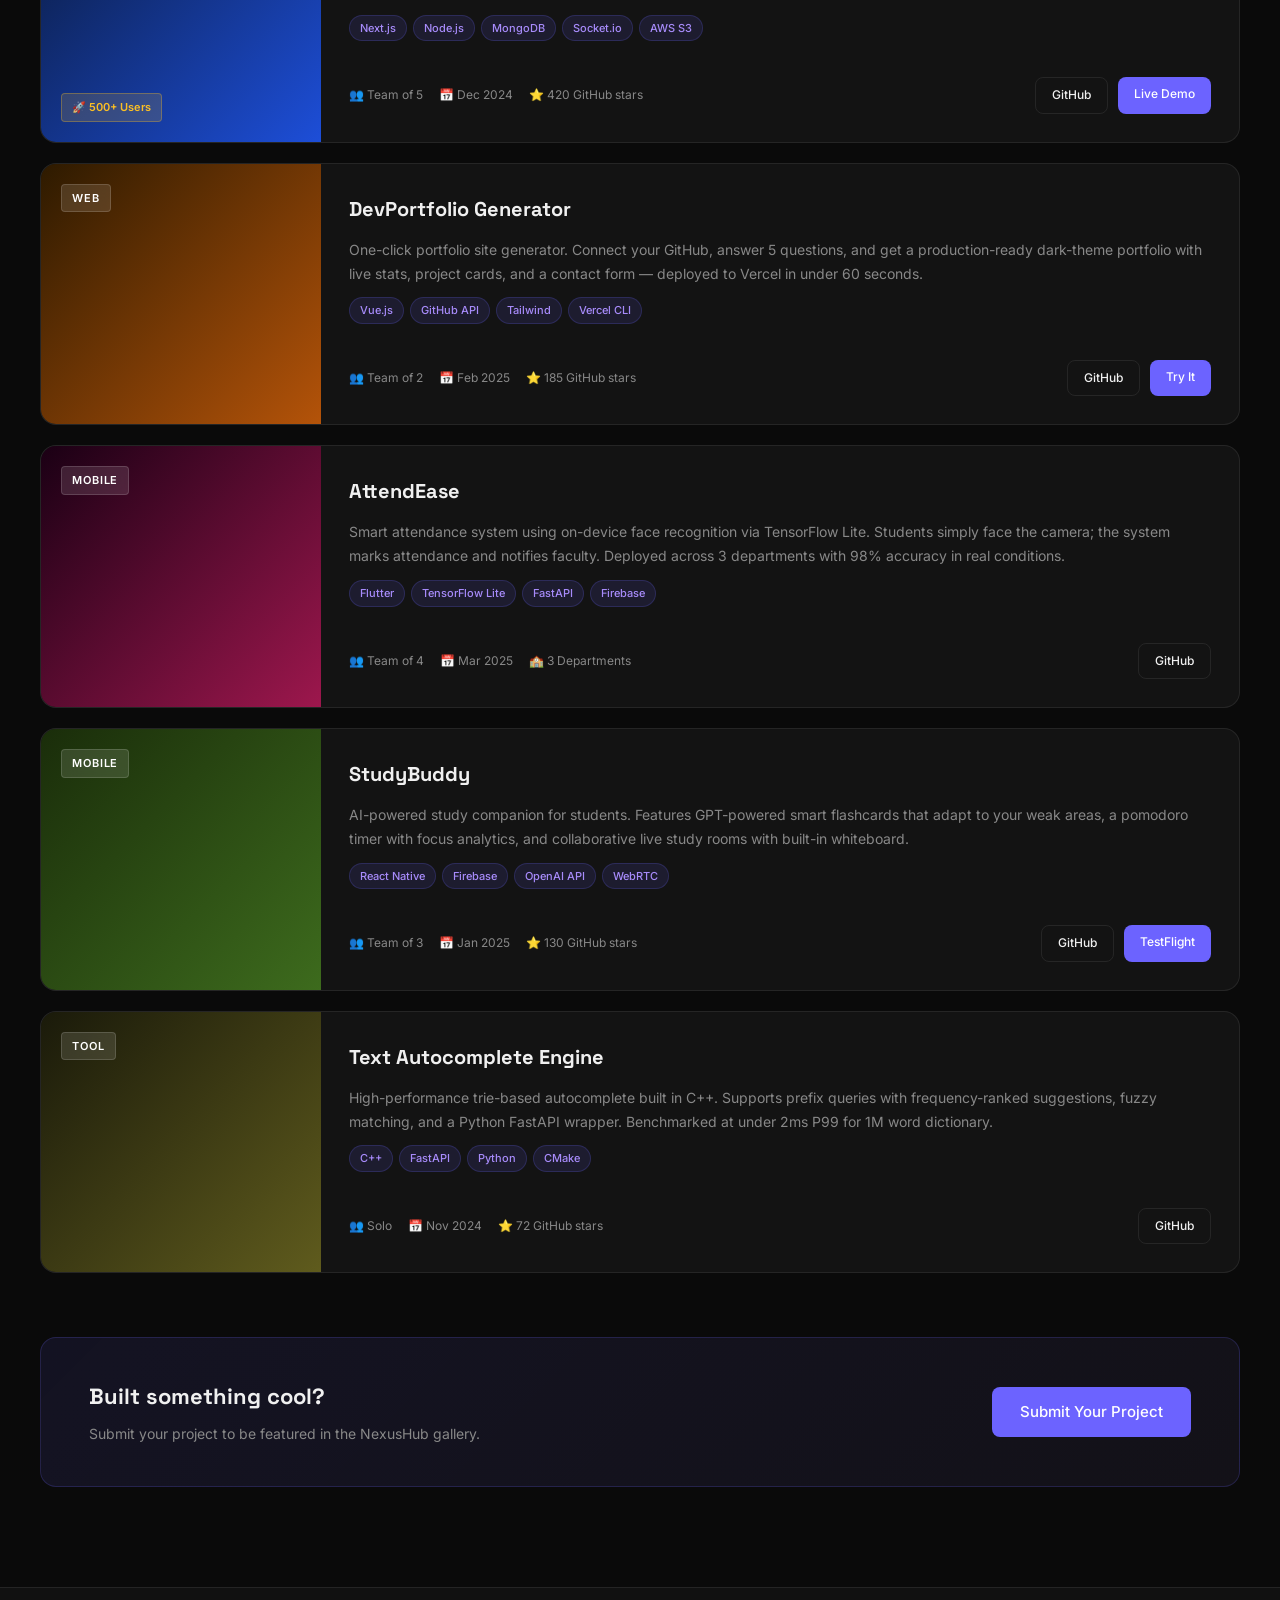
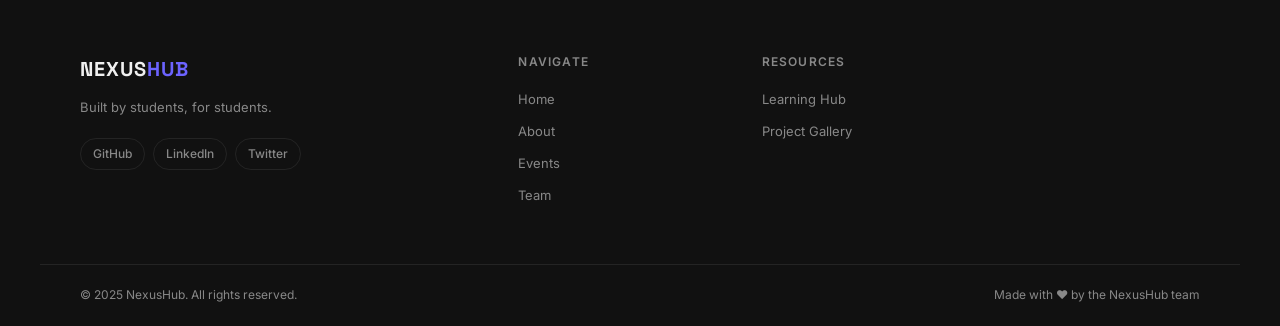
<file: projects.html>
<!DOCTYPE html>
<html lang="en">
<head>
  <meta charset="UTF-8">
  <meta name="viewport" content="width=device-width, initial-scale=1.0">
  <title>Projects — NexusHub</title>
  <link rel="stylesheet" href="style.css">
  <link rel="stylesheet" href="projects.css">
  <link href="https://fonts.googleapis.com/css2?family=Inter:wght@300;400;500;600;700&family=Space+Grotesk:wght@400;500;600;700&display=swap" rel="stylesheet">
</head>
<body>

  <div id="scroll-progress"></div>
  <div id="custom-cursor"></div>
  <div id="cursor-dot"></div>

  <!-- NAV -->
  <nav id="navbar">
    <div class="nav-inner">
      <a href="index.html" class="nav-logo">NEXUS<span>HUB</span></a>
      <ul class="nav-links">
        <li><a href="index.html#about">About</a></li>
        <li><a href="index.html#projects" class="nav-active">Projects</a></li>
        <li><a href="index.html#events">Events</a></li>
        <li><a href="index.html#tech">Tech</a></li>
        <li><a href="index.html#team">Team</a></li>
        <li><a href="resources.html">Resources</a></li>
      </ul>
      <a href="index.html#contact" class="nav-cta">Join Us</a>
      <button class="nav-toggle" onclick="toggleMenu()">&#9776;</button>
    </div>
    <ul class="mobile-menu" id="mobileMenu">
      <li><a href="index.html">Home</a></li>
      <li><a href="index.html#projects">Projects</a></li>
      <li><a href="resources.html">Resources</a></li>
      <li><a href="index.html#contact">Contact</a></li>
    </ul>
  </nav>

  <!-- PAGE HERO -->
  <section class="page-hero">
    <div class="page-hero-content">
      <div class="section-label">Built by NexusHub</div>
      <h1>Project <span>Gallery</span></h1>
      <p>From hackathon winners to production deployments — here's everything we've shipped.</p>
    </div>
    <div class="page-hero-stats">
      <div class="ph-stat"><span data-count="15" data-suffix="+">0+</span><p>Projects</p></div>
      <div class="ph-stat"><span data-count="3" data-suffix="">0</span><p>Hackathon Wins</p></div>
      <div class="ph-stat"><span data-count="2000" data-suffix="+">0+</span><p>GitHub Stars</p></div>
    </div>
  </section>

  <!-- FILTERS -->
  <section class="projects-page-section">
    <div class="container">
      <div class="page-filters">
        <button class="filter-btn active" onclick="filterProjects('all',this)">All</button>
        <button class="filter-btn" onclick="filterProjects('ai',this)">AI / ML</button>
        <button class="filter-btn" onclick="filterProjects('web',this)">Web</button>
        <button class="filter-btn" onclick="filterProjects('mobile',this)">Mobile</button>
        <button class="filter-btn" onclick="filterProjects('tool',this)">Tools</button>
      </div>

      <div class="projects-full-grid">

        <!-- AI/ML -->
        <div class="project-card-full" data-tag="ai">
          <div class="pcf-visual pv1">
            <div class="project-tag">AI / ML</div>
            <div class="pcf-win">🏆 SIH 2025 Winner</div>
          </div>
          <div class="pcf-body">
            <h3>VisionGrade</h3>
            <p>Automated assignment grading using computer vision and OCR. Teachers upload scanned answer sheets; the model extracts handwriting, matches keywords, and scores each answer. Reduces grading time by 70% with 94% accuracy on benchmark datasets.</p>
            <div class="project-tech"><span>PyTorch</span><span>OpenCV</span><span>Tesseract OCR</span><span>Flask</span><span>PostgreSQL</span></div>
            <div class="pcf-footer">
              <div class="pcf-meta">
                <span>👥 Team of 4</span>
                <span>📅 Jan 2025</span>
                <span>⭐ 340 GitHub stars</span>
              </div>
              <div class="pcf-links">
                <a href="#" class="btn-secondary small-btn">GitHub</a>
                <a href="#" class="btn-primary small-btn">Live Demo</a>
              </div>
            </div>
          </div>
        </div>

        <div class="project-card-full" data-tag="ai">
          <div class="pcf-visual pv3">
            <div class="project-tag">AI / ML</div>
          </div>
          <div class="pcf-body">
            <h3>SentimentScan</h3>
            <p>Real-time social media sentiment analysis pipeline. Ingests tweets and Reddit posts, runs BERT classification, and surfaces live trend dashboards with topic clustering and emotional arc visualization over time.</p>
            <div class="project-tech"><span>Python</span><span>BERT</span><span>FastAPI</span><span>React</span><span>Redis</span><span>Kafka</span></div>
            <div class="pcf-footer">
              <div class="pcf-meta">
                <span>👥 Team of 3</span>
                <span>📅 Oct 2024</span>
                <span>⭐ 210 GitHub stars</span>
              </div>
              <div class="pcf-links">
                <a href="#" class="btn-secondary small-btn">GitHub</a>
                <a href="#" class="btn-primary small-btn">Live Demo</a>
              </div>
            </div>
          </div>
        </div>

        <div class="project-card-full" data-tag="ai">
          <div class="pcf-visual pv4">
            <div class="project-tag">AI / ML</div>
          </div>
          <div class="pcf-body">
            <h3>ActionWatch</h3>
            <p>Human action recognition system using CNN + LSTM trained on UCF-101. Detects 101 activity classes from webcam or video input. Achieves 89% top-5 accuracy. Built as a safety monitoring prototype for labs.</p>
            <div class="project-tech"><span>PyTorch</span><span>OpenCV</span><span>LSTM</span><span>Streamlit</span></div>
            <div class="pcf-footer">
              <div class="pcf-meta">
                <span>👥 Team of 2</span>
                <span>📅 Sep 2024</span>
                <span>⭐ 95 GitHub stars</span>
              </div>
              <div class="pcf-links">
                <a href="#" class="btn-secondary small-btn">GitHub</a>
              </div>
            </div>
          </div>
        </div>

        <!-- WEB -->
        <div class="project-card-full" data-tag="web">
          <div class="pcf-visual pv2">
            <div class="project-tag">Web</div>
            <div class="pcf-win">🚀 500+ Users</div>
          </div>
          <div class="pcf-body">
            <h3>CampusConnect</h3>
            <p>Full-stack platform connecting students with internships, study groups, and campus events. Features real-time chat, event RSVP, a job board, and a peer mentorship matching algorithm. Currently serving 500+ active users.</p>
            <div class="project-tech"><span>Next.js</span><span>Node.js</span><span>MongoDB</span><span>Socket.io</span><span>AWS S3</span></div>
            <div class="pcf-footer">
              <div class="pcf-meta">
                <span>👥 Team of 5</span>
                <span>📅 Dec 2024</span>
                <span>⭐ 420 GitHub stars</span>
              </div>
              <div class="pcf-links">
                <a href="#" class="btn-secondary small-btn">GitHub</a>
                <a href="#" class="btn-primary small-btn">Live Demo</a>
              </div>
            </div>
          </div>
        </div>

        <div class="project-card-full" data-tag="web">
          <div class="pcf-visual pv5">
            <div class="project-tag">Web</div>
          </div>
          <div class="pcf-body">
            <h3>DevPortfolio Generator</h3>
            <p>One-click portfolio site generator. Connect your GitHub, answer 5 questions, and get a production-ready dark-theme portfolio with live stats, project cards, and a contact form — deployed to Vercel in under 60 seconds.</p>
            <div class="project-tech"><span>Vue.js</span><span>GitHub API</span><span>Tailwind</span><span>Vercel CLI</span></div>
            <div class="pcf-footer">
              <div class="pcf-meta">
                <span>👥 Team of 2</span>
                <span>📅 Feb 2025</span>
                <span>⭐ 185 GitHub stars</span>
              </div>
              <div class="pcf-links">
                <a href="#" class="btn-secondary small-btn">GitHub</a>
                <a href="#" class="btn-primary small-btn">Try It</a>
              </div>
            </div>
          </div>
        </div>

        <!-- MOBILE -->
        <div class="project-card-full" data-tag="mobile">
          <div class="pcf-visual pv6">
            <div class="project-tag">Mobile</div>
          </div>
          <div class="pcf-body">
            <h3>AttendEase</h3>
            <p>Smart attendance system using on-device face recognition via TensorFlow Lite. Students simply face the camera; the system marks attendance and notifies faculty. Deployed across 3 departments with 98% accuracy in real conditions.</p>
            <div class="project-tech"><span>Flutter</span><span>TensorFlow Lite</span><span>FastAPI</span><span>Firebase</span></div>
            <div class="pcf-footer">
              <div class="pcf-meta">
                <span>👥 Team of 4</span>
                <span>📅 Mar 2025</span>
                <span>🏫 3 Departments</span>
              </div>
              <div class="pcf-links">
                <a href="#" class="btn-secondary small-btn">GitHub</a>
              </div>
            </div>
          </div>
        </div>

        <div class="project-card-full" data-tag="mobile">
          <div class="pcf-visual pv1" style="background:linear-gradient(135deg,#1a2d0a,#3d6b1d)">
            <div class="project-tag">Mobile</div>
          </div>
          <div class="pcf-body">
            <h3>StudyBuddy</h3>
            <p>AI-powered study companion for students. Features GPT-powered smart flashcards that adapt to your weak areas, a pomodoro timer with focus analytics, and collaborative live study rooms with built-in whiteboard.</p>
            <div class="project-tech"><span>React Native</span><span>Firebase</span><span>OpenAI API</span><span>WebRTC</span></div>
            <div class="pcf-footer">
              <div class="pcf-meta">
                <span>👥 Team of 3</span>
                <span>📅 Jan 2025</span>
                <span>⭐ 130 GitHub stars</span>
              </div>
              <div class="pcf-links">
                <a href="#" class="btn-secondary small-btn">GitHub</a>
                <a href="#" class="btn-primary small-btn">TestFlight</a>
              </div>
            </div>
          </div>
        </div>

        <!-- TOOLS -->
        <div class="project-card-full" data-tag="tool">
          <div class="pcf-visual" style="background:linear-gradient(135deg,#1a1a0a,#5f5b1d)">
            <div class="project-tag">Tool</div>
          </div>
          <div class="pcf-body">
            <h3>Text Autocomplete Engine</h3>
            <p>High-performance trie-based autocomplete built in C++. Supports prefix queries with frequency-ranked suggestions, fuzzy matching, and a Python FastAPI wrapper. Benchmarked at under 2ms P99 for 1M word dictionary.</p>
            <div class="project-tech"><span>C++</span><span>FastAPI</span><span>Python</span><span>CMake</span></div>
            <div class="pcf-footer">
              <div class="pcf-meta">
                <span>👥 Solo</span>
                <span>📅 Nov 2024</span>
                <span>⭐ 72 GitHub stars</span>
              </div>
              <div class="pcf-links">
                <a href="#" class="btn-secondary small-btn">GitHub</a>
              </div>
            </div>
          </div>
        </div>

      </div>

      <!-- SUBMIT PROJECT CTA -->
      <div class="submit-project-cta">
        <div>
          <h3>Built something cool?</h3>
          <p>Submit your project to be featured in the NexusHub gallery.</p>
        </div>
        <a href="index.html#contact" class="btn-primary">Submit Your Project</a>
      </div>

    </div>
  </section>

  <!-- FOOTER -->
  <footer>
    <div class="footer-top">
      <div class="footer-brand">
        <div class="nav-logo">NEXUS<span>HUB</span></div>
        <p>Built by students, for students.</p>
        <div class="footer-socials">
          <a href="#" class="footer-social-btn">GitHub</a>
          <a href="#" class="footer-social-btn">LinkedIn</a>
          <a href="#" class="footer-social-btn">Twitter</a>
        </div>
      </div>
      <div class="footer-col">
        <h4>Navigate</h4>
        <a href="index.html">Home</a>
        <a href="index.html#about">About</a>
        <a href="index.html#events">Events</a>
        <a href="index.html#team">Team</a>
      </div>
      <div class="footer-col">
        <h4>Resources</h4>
        <a href="resources.html">Learning Hub</a>
        <a href="projects.html">Project Gallery</a>
      </div>
    </div>
    <div class="footer-bottom">
      <p>© 2025 NexusHub. All rights reserved.</p>
      <p>Made with ♥ by the NexusHub team</p>
    </div>
  </footer>

  <script src="script.js"></script>
</body>
</html>
</file>
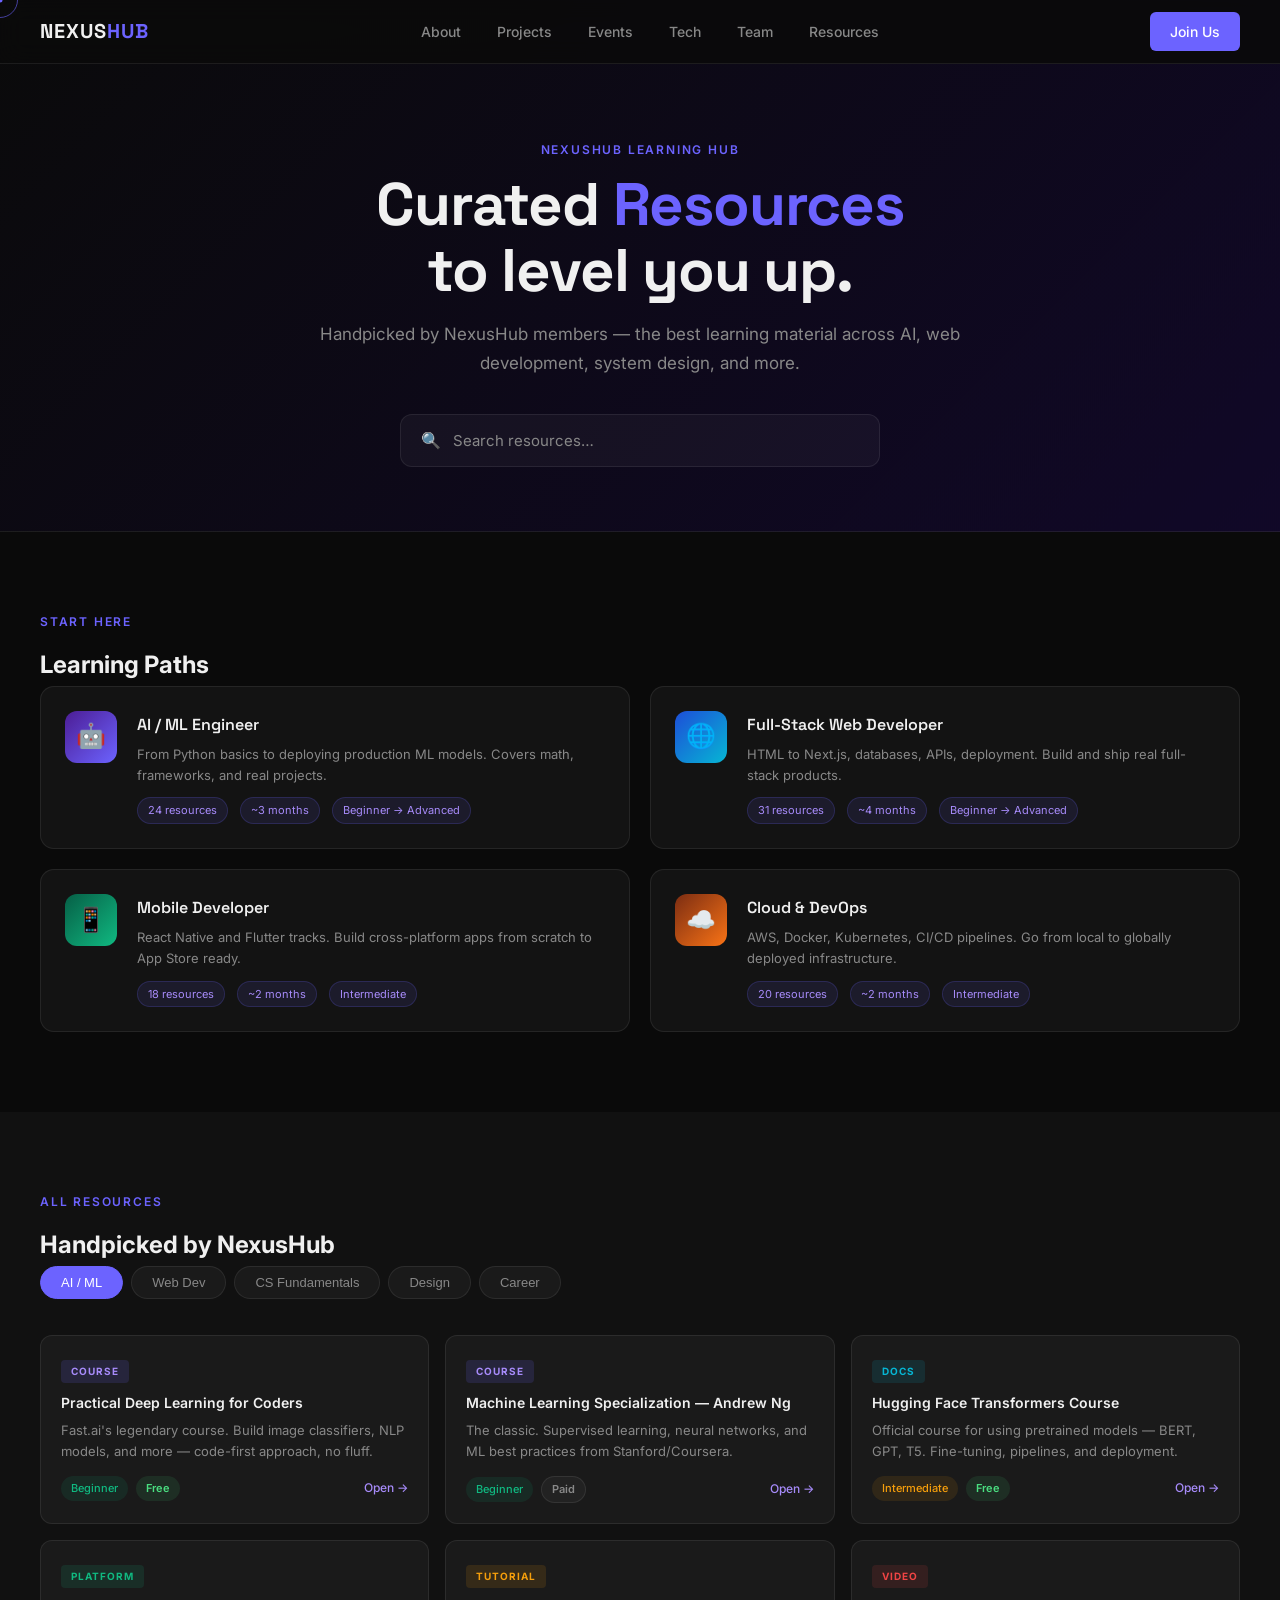
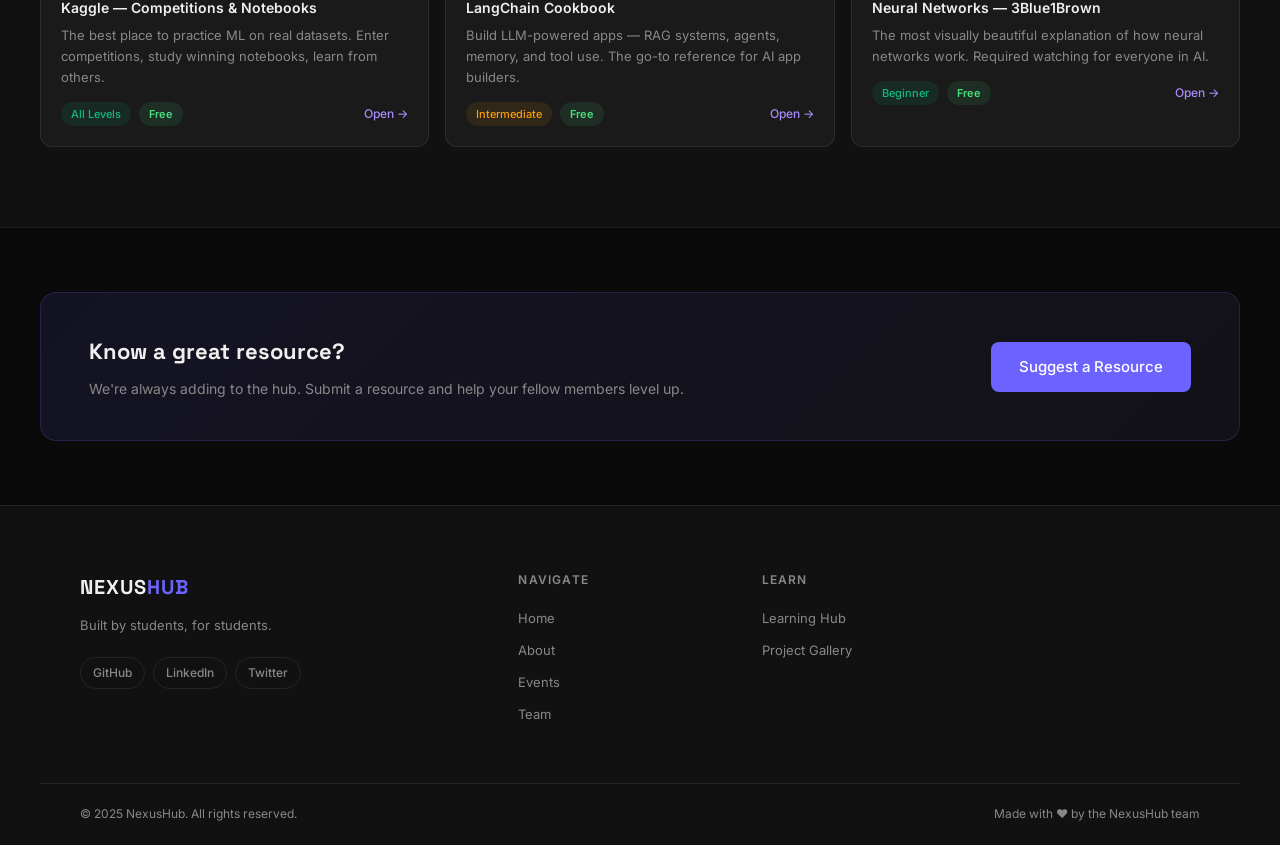
<file: resources.html>
<!DOCTYPE html>
<html lang="en">
<head>
  <meta charset="UTF-8">
  <meta name="viewport" content="width=device-width, initial-scale=1.0">
  <title>Resources — NexusHub Learning Hub</title>
  <link rel="stylesheet" href="style.css">
  <link rel="stylesheet" href="resources.css">
  <link href="https://fonts.googleapis.com/css2?family=Inter:wght@300;400;500;600;700&family=Space+Grotesk:wght@400;500;600;700&display=swap" rel="stylesheet">
</head>
<body>

  <div id="scroll-progress"></div>
  <div id="custom-cursor"></div>
  <div id="cursor-dot"></div>

  <!-- NAV -->
  <nav id="navbar">
    <div class="nav-inner">
      <a href="index.html" class="nav-logo">NEXUS<span>HUB</span></a>
      <ul class="nav-links">
        <li><a href="index.html#about">About</a></li>
        <li><a href="index.html#projects">Projects</a></li>
        <li><a href="index.html#events">Events</a></li>
        <li><a href="index.html#tech">Tech</a></li>
        <li><a href="index.html#team">Team</a></li>
        <li><a href="resources.html" class="nav-active">Resources</a></li>
      </ul>
      <a href="index.html#contact" class="nav-cta">Join Us</a>
      <button class="nav-toggle" onclick="toggleMenu()">&#9776;</button>
    </div>
    <ul class="mobile-menu" id="mobileMenu">
      <li><a href="index.html">Home</a></li>
      <li><a href="projects.html">Projects</a></li>
      <li><a href="resources.html">Resources</a></li>
      <li><a href="index.html#contact">Join</a></li>
    </ul>
  </nav>

  <!-- PAGE HERO -->
  <section class="res-hero">
    <div class="res-hero-inner">
      <div class="section-label">NexusHub Learning Hub</div>
      <h1>Curated <span>Resources</span><br>to level you up.</h1>
      <p>Handpicked by NexusHub members — the best learning material across AI, web development, system design, and more.</p>
      <div class="res-search-bar">
        <span class="res-search-icon">🔍</span>
        <input type="text" placeholder="Search resources…" id="res-search" oninput="searchResources()">
      </div>
    </div>
  </section>

  <!-- LEARNING PATHS -->
  <section class="res-section">
    <div class="container">
      <div class="section-label">Start Here</div>
      <h2>Learning <span>Paths</span></h2>
      <div class="paths-grid">
        <div class="path-card">
          <div class="path-icon" style="background:linear-gradient(135deg,#4c1d95,#6C63FF)">🤖</div>
          <div class="path-info">
            <h3>AI / ML Engineer</h3>
            <p>From Python basics to deploying production ML models. Covers math, frameworks, and real projects.</p>
            <div class="path-meta"><span>24 resources</span><span>~3 months</span><span>Beginner → Advanced</span></div>
          </div>
        </div>
        <div class="path-card">
          <div class="path-icon" style="background:linear-gradient(135deg,#1d4ed8,#06b6d4)">🌐</div>
          <div class="path-info">
            <h3>Full-Stack Web Developer</h3>
            <p>HTML to Next.js, databases, APIs, deployment. Build and ship real full-stack products.</p>
            <div class="path-meta"><span>31 resources</span><span>~4 months</span><span>Beginner → Advanced</span></div>
          </div>
        </div>
        <div class="path-card">
          <div class="path-icon" style="background:linear-gradient(135deg,#065f46,#10b981)">📱</div>
          <div class="path-info">
            <h3>Mobile Developer</h3>
            <p>React Native and Flutter tracks. Build cross-platform apps from scratch to App Store ready.</p>
            <div class="path-meta"><span>18 resources</span><span>~2 months</span><span>Intermediate</span></div>
          </div>
        </div>
        <div class="path-card">
          <div class="path-icon" style="background:linear-gradient(135deg,#7c2d12,#f97316)">☁️</div>
          <div class="path-info">
            <h3>Cloud & DevOps</h3>
            <p>AWS, Docker, Kubernetes, CI/CD pipelines. Go from local to globally deployed infrastructure.</p>
            <div class="path-meta"><span>20 resources</span><span>~2 months</span><span>Intermediate</span></div>
          </div>
        </div>
      </div>
    </div>
  </section>

  <!-- RESOURCES GRID -->
  <section class="res-section res-section-dark">
    <div class="container">
      <div class="section-label">All Resources</div>
      <h2>Handpicked by <span>NexusHub</span></h2>

      <div class="res-tabs">
        <button class="res-tab active" onclick="showTab('ai',this)">AI / ML</button>
        <button class="res-tab" onclick="showTab('web',this)">Web Dev</button>
        <button class="res-tab" onclick="showTab('cs',this)">CS Fundamentals</button>
        <button class="res-tab" onclick="showTab('design',this)">Design</button>
        <button class="res-tab" onclick="showTab('career',this)">Career</button>
      </div>

      <!-- AI/ML -->
      <div class="res-tab-content active" id="tab-ai">
        <div class="res-grid">
          <div class="res-card" data-search="machine learning python fast.ai deep learning neural">
            <div class="res-type course">Course</div>
            <h4>Practical Deep Learning for Coders</h4>
            <p>Fast.ai's legendary course. Build image classifiers, NLP models, and more — code-first approach, no fluff.</p>
            <div class="res-footer"><span class="res-level beginner">Beginner</span><span class="res-free">Free</span><a href="#" class="res-link">Open →</a></div>
          </div>
          <div class="res-card" data-search="andrew ng machine learning coursera stanford">
            <div class="res-type course">Course</div>
            <h4>Machine Learning Specialization — Andrew Ng</h4>
            <p>The classic. Supervised learning, neural networks, and ML best practices from Stanford/Coursera.</p>
            <div class="res-footer"><span class="res-level beginner">Beginner</span><span class="res-paid">Paid</span><a href="#" class="res-link">Open →</a></div>
          </div>
          <div class="res-card" data-search="hugging face transformers nlp bert gpt">
            <div class="res-type docs">Docs</div>
            <h4>Hugging Face Transformers Course</h4>
            <p>Official course for using pretrained models — BERT, GPT, T5. Fine-tuning, pipelines, and deployment.</p>
            <div class="res-footer"><span class="res-level intermediate">Intermediate</span><span class="res-free">Free</span><a href="#" class="res-link">Open →</a></div>
          </div>
          <div class="res-card" data-search="kaggle competition data science python pandas">
            <div class="res-type platform">Platform</div>
            <h4>Kaggle — Competitions & Notebooks</h4>
            <p>The best place to practice ML on real datasets. Enter competitions, study winning notebooks, learn from others.</p>
            <div class="res-footer"><span class="res-level beginner">All Levels</span><span class="res-free">Free</span><a href="#" class="res-link">Open →</a></div>
          </div>
          <div class="res-card" data-search="langchain agents llm openai rag retrieval">
            <div class="res-type tutorial">Tutorial</div>
            <h4>LangChain Cookbook</h4>
            <p>Build LLM-powered apps — RAG systems, agents, memory, and tool use. The go-to reference for AI app builders.</p>
            <div class="res-footer"><span class="res-level intermediate">Intermediate</span><span class="res-free">Free</span><a href="#" class="res-link">Open →</a></div>
          </div>
          <div class="res-card" data-search="neural network visualization 3blue1brown math">
            <div class="res-type video">Video</div>
            <h4>Neural Networks — 3Blue1Brown</h4>
            <p>The most visually beautiful explanation of how neural networks work. Required watching for everyone in AI.</p>
            <div class="res-footer"><span class="res-level beginner">Beginner</span><span class="res-free">Free</span><a href="#" class="res-link">Open →</a></div>
          </div>
        </div>
      </div>

      <!-- WEB DEV -->
      <div class="res-tab-content" id="tab-web">
        <div class="res-grid">
          <div class="res-card">
            <div class="res-type course">Course</div>
            <h4>The Odin Project</h4>
            <p>Full-stack curriculum from zero to deployed app. HTML, CSS, JS, Node, React — all free and project-based.</p>
            <div class="res-footer"><span class="res-level beginner">Beginner</span><span class="res-free">Free</span><a href="#" class="res-link">Open →</a></div>
          </div>
          <div class="res-card">
            <div class="res-type docs">Docs</div>
            <h4>Next.js Official Docs</h4>
            <p>The authoritative source on Next.js App Router, server components, and full-stack React. Read it front to back.</p>
            <div class="res-footer"><span class="res-level intermediate">Intermediate</span><span class="res-free">Free</span><a href="#" class="res-link">Open →</a></div>
          </div>
          <div class="res-card">
            <div class="res-type tutorial">Tutorial</div>
            <h4>Josh Comeau — CSS for JS Developers</h4>
            <p>The best interactive course to truly understand CSS — flexbox, grid, animations, and the box model.</p>
            <div class="res-footer"><span class="res-level intermediate">Intermediate</span><span class="res-paid">Paid</span><a href="#" class="res-link">Open →</a></div>
          </div>
          <div class="res-card">
            <div class="res-type video">Video</div>
            <h4>Fireship — Web Dev in 100 Seconds</h4>
            <p>Fast, dense, and accurate overviews of every web technology. Excellent for building your mental map.</p>
            <div class="res-footer"><span class="res-level beginner">All Levels</span><span class="res-free">Free</span><a href="#" class="res-link">Open →</a></div>
          </div>
          <div class="res-card">
            <div class="res-type platform">Platform</div>
            <h4>Frontend Mentor</h4>
            <p>Real-world UI challenges with professional designs. Build projects, get feedback, build your portfolio.</p>
            <div class="res-footer"><span class="res-level beginner">All Levels</span><span class="res-free">Free</span><a href="#" class="res-link">Open →</a></div>
          </div>
          <div class="res-card">
            <div class="res-type book">Book</div>
            <h4>You Don't Know JS</h4>
            <p>Deep dive into JavaScript's internals — scope, closures, prototypes, async. Free on GitHub. Essential reading.</p>
            <div class="res-footer"><span class="res-level intermediate">Intermediate</span><span class="res-free">Free</span><a href="#" class="res-link">Open →</a></div>
          </div>
        </div>
      </div>

      <!-- CS FUNDAMENTALS -->
      <div class="res-tab-content" id="tab-cs">
        <div class="res-grid">
          <div class="res-card">
            <div class="res-type course">Course</div>
            <h4>CS50 — Harvard</h4>
            <p>The world's most popular intro CS course. Teaches thinking like a programmer, not just syntax. Life-changing for many.</p>
            <div class="res-footer"><span class="res-level beginner">Beginner</span><span class="res-free">Free</span><a href="#" class="res-link">Open →</a></div>
          </div>
          <div class="res-card">
            <div class="res-type book">Book</div>
            <h4>Designing Data-Intensive Applications</h4>
            <p>The bible of distributed systems and databases. Understand how real systems scale, fail, and recover.</p>
            <div class="res-footer"><span class="res-level advanced">Advanced</span><span class="res-paid">Paid</span><a href="#" class="res-link">Open →</a></div>
          </div>
          <div class="res-card">
            <div class="res-type platform">Platform</div>
            <h4>LeetCode — DSA Practice</h4>
            <p>The standard for interview prep. Focus on Blind 75 and NeetCode 150 for efficient preparation.</p>
            <div class="res-footer"><span class="res-level intermediate">Intermediate</span><span class="res-free">Freemium</span><a href="#" class="res-link">Open →</a></div>
          </div>
          <div class="res-card">
            <div class="res-type video">Video</div>
            <h4>System Design Interview — Gaurav Sen</h4>
            <p>Best YouTube channel for system design concepts. URL shorteners, ride-sharing, chat systems — all explained visually.</p>
            <div class="res-footer"><span class="res-level intermediate">Intermediate</span><span class="res-free">Free</span><a href="#" class="res-link">Open →</a></div>
          </div>
          <div class="res-card">
            <div class="res-type book">Book</div>
            <h4>The Pragmatic Programmer</h4>
            <p>Not about code, but about thinking about code. Every developer should read this before their first job.</p>
            <div class="res-footer"><span class="res-level beginner">All Levels</span><span class="res-paid">Paid</span><a href="#" class="res-link">Open →</a></div>
          </div>
          <div class="res-card">
            <div class="res-type course">Course</div>
            <h4>MIT 6.006 — Introduction to Algorithms</h4>
            <p>Full MIT course on algorithms and data structures, free on OpenCourseWare. Problem sets included.</p>
            <div class="res-footer"><span class="res-level intermediate">Intermediate</span><span class="res-free">Free</span><a href="#" class="res-link">Open →</a></div>
          </div>
        </div>
      </div>

      <!-- DESIGN -->
      <div class="res-tab-content" id="tab-design">
        <div class="res-grid">
          <div class="res-card">
            <div class="res-type course">Course</div>
            <h4>Google UX Design Certificate</h4>
            <p>End-to-end UX process — research, wireframing, prototyping, usability testing. Portfolio-ready projects.</p>
            <div class="res-footer"><span class="res-level beginner">Beginner</span><span class="res-paid">Paid</span><a href="#" class="res-link">Open →</a></div>
          </div>
          <div class="res-card">
            <div class="res-type platform">Platform</div>
            <h4>Figma — Design Tool</h4>
            <p>The industry standard. Free for students. Learn components, auto-layout, variables, and prototyping.</p>
            <div class="res-footer"><span class="res-level beginner">Beginner</span><span class="res-free">Free</span><a href="#" class="res-link">Open →</a></div>
          </div>
          <div class="res-card">
            <div class="res-type book">Book</div>
            <h4>Refactoring UI</h4>
            <p>By the Tailwind CSS creators. Practical design tips for developers — spacing, typography, color, layout.</p>
            <div class="res-footer"><span class="res-level intermediate">Intermediate</span><span class="res-paid">Paid</span><a href="#" class="res-link">Open →</a></div>
          </div>
          <div class="res-card">
            <div class="res-type video">Video</div>
            <h4>DesignCode — UI & Motion</h4>
            <p>Beautiful tutorials on designing and prototyping in Figma and coding the designs in React and SwiftUI.</p>
            <div class="res-footer"><span class="res-level intermediate">Intermediate</span><span class="res-paid">Paid</span><a href="#" class="res-link">Open →</a></div>
          </div>
        </div>
      </div>

      <!-- CAREER -->
      <div class="res-tab-content" id="tab-career">
        <div class="res-grid">
          <div class="res-card">
            <div class="res-type tutorial">Guide</div>
            <h4>How to Cold Email for Internships</h4>
            <p>The NexusHub playbook on reaching out to engineers and founders. Templates, timing, and follow-up strategy.</p>
            <div class="res-footer"><span class="res-level beginner">Beginner</span><span class="res-free">Free</span><a href="#" class="res-link">Open →</a></div>
          </div>
          <div class="res-card">
            <div class="res-type book">Book</div>
            <h4>Cracking the Coding Interview</h4>
            <p>The classic interview prep book. 189 problems with detailed solutions. Essential for placement season.</p>
            <div class="res-footer"><span class="res-level intermediate">Intermediate</span><span class="res-paid">Paid</span><a href="#" class="res-link">Open →</a></div>
          </div>
          <div class="res-card">
            <div class="res-type platform">Platform</div>
            <h4>LinkedIn — Student Profile Guide</h4>
            <p>How to craft a LinkedIn profile that gets recruiter messages. Headline, about section, skills, and projects.</p>
            <div class="res-footer"><span class="res-level beginner">Beginner</span><span class="res-free">Free</span><a href="#" class="res-link">Open →</a></div>
          </div>
          <div class="res-card">
            <div class="res-type tutorial">Guide</div>
            <h4>Building in Public — NexusHub Blog</h4>
            <p>Why sharing your work online accelerates your career. How to tweet your projects without the cringe.</p>
            <div class="res-footer"><span class="res-level beginner">Beginner</span><span class="res-free">Free</span><a href="#" class="res-link">Open →</a></div>
          </div>
        </div>
      </div>

    </div>
  </section>

  <!-- CONTRIBUTE CTA -->
  <section class="res-contribute">
    <div class="container res-contribute-inner">
      <div>
        <h3>Know a great resource?</h3>
        <p>We're always adding to the hub. Submit a resource and help your fellow members level up.</p>
      </div>
      <a href="index.html#contact" class="btn-primary">Suggest a Resource</a>
    </div>
  </section>

  <!-- FOOTER -->
  <footer>
    <div class="footer-top">
      <div class="footer-brand">
        <div class="nav-logo">NEXUS<span>HUB</span></div>
        <p>Built by students, for students.</p>
        <div class="footer-socials">
          <a href="#" class="footer-social-btn">GitHub</a>
          <a href="#" class="footer-social-btn">LinkedIn</a>
          <a href="#" class="footer-social-btn">Twitter</a>
        </div>
      </div>
      <div class="footer-col">
        <h4>Navigate</h4>
        <a href="index.html">Home</a>
        <a href="index.html#about">About</a>
        <a href="index.html#events">Events</a>
        <a href="index.html#team">Team</a>
      </div>
      <div class="footer-col">
        <h4>Learn</h4>
        <a href="resources.html">Learning Hub</a>
        <a href="projects.html">Project Gallery</a>
      </div>
    </div>
    <div class="footer-bottom">
      <p>© 2025 NexusHub. All rights reserved.</p>
      <p>Made with ♥ by the NexusHub team</p>
    </div>
  </footer>

  <script src="script.js"></script>
  <script>
    function showTab(id, btn) {
      document.querySelectorAll('.res-tab').forEach(t => t.classList.remove('active'));
      document.querySelectorAll('.res-tab-content').forEach(t => t.classList.remove('active'));
      btn.classList.add('active');
      document.getElementById('tab-' + id).classList.add('active');
    }

    function searchResources() {
      const q = document.getElementById('res-search').value.toLowerCase();
      document.querySelectorAll('.res-card').forEach(card => {
        const text = (card.textContent + (card.dataset.search || '')).toLowerCase();
        card.style.display = text.includes(q) ? '' : 'none';
      });
    }
  </script>
</body>
</html>
</file>
<file: style.css>
*, *::before, *::after { margin: 0; padding: 0; box-sizing: border-box; }

:root {
  --bg: #0a0a0a;
  --bg2: #111111;
  --bg3: #161616;
  --accent: #6C63FF;
  --accent2: #a78bfa;
  --text: #f0f0f0;
  --text-sub: #888;
  --border: rgba(255,255,255,0.08);
  --card-bg: rgba(255,255,255,0.04);
}

body.light-mode {
  --bg: #f5f5f7;
  --bg2: #ffffff;
  --bg3: #ececec;
  --text: #111111;
  --text-sub: #555;
  --border: rgba(0,0,0,0.1);
  --card-bg: rgba(0,0,0,0.04);
}

/* THEME TOGGLE */
.theme-toggle { background: none; border: 1.5px solid var(--border); color: var(--text); font-size: 18px; width: 36px; height: 36px; border-radius: 8px; cursor: pointer; transition: all 0.2s; display: flex; align-items: center; justify-content: center; margin-right: 8px; }
.theme-toggle:hover { border-color: var(--accent); color: var(--accent); }

/* PRELOADER */
#preloader { position: fixed; inset: 0; background: var(--bg); z-index: 10000; display: flex; align-items: center; justify-content: center; transition: opacity 0.5s ease, visibility 0.5s ease; }
#preloader.hidden { opacity: 0; visibility: hidden; }
.preloader-inner { text-align: center; }
.preloader-logo { font-family: 'Space Grotesk', sans-serif; font-size: 28px; font-weight: 700; color: var(--text); letter-spacing: 0.05em; margin-bottom: 24px; }
.preloader-logo span { color: var(--accent); }
.preloader-bar { width: 200px; height: 3px; background: var(--border); border-radius: 2px; overflow: hidden; }
.preloader-fill { height: 100%; width: 0; background: linear-gradient(90deg, var(--accent), var(--accent2)); border-radius: 2px; animation: preload 1.2s ease forwards; }
@keyframes preload { 0% { width: 0; } 70% { width: 85%; } 100% { width: 100%; } }

/* COOKIE CONSENT */
.cookie-banner { position: fixed; bottom: 0; left: 0; right: 0; background: var(--bg2); border-top: 1px solid var(--border); padding: 16px 40px; display: flex; align-items: center; justify-content: space-between; gap: 24px; z-index: 8000; transform: translateY(100%); transition: transform 0.4s ease; flex-wrap: wrap; }
.cookie-banner.show { transform: translateY(0); }
.cookie-banner p { font-size: 14px; color: var(--text-sub); margin: 0; }
.cookie-actions { display: flex; align-items: center; gap: 12px; flex-shrink: 0; }
.cookie-dismiss { background: none; border: none; color: var(--text-sub); font-size: 13px; cursor: pointer; text-decoration: underline; }
.cookie-dismiss:hover { color: var(--text); }

/* TOAST NOTIFICATIONS */
#toast-container { position: fixed; bottom: 88px; right: 24px; z-index: 9000; display: flex; flex-direction: column; gap: 10px; pointer-events: none; }
.toast { display: flex; align-items: center; gap: 10px; background: var(--bg2); border: 1px solid var(--border); color: var(--text); font-size: 14px; padding: 14px 20px; border-radius: 10px; box-shadow: 0 8px 24px rgba(0,0,0,0.4); opacity: 0; transform: translateX(24px); transition: opacity 0.35s, transform 0.35s; max-width: 320px; pointer-events: auto; }
.toast.toast-visible { opacity: 1; transform: translateX(0); }
.toast-success { border-left: 3px solid #4ade80; }
.toast-error { border-left: 3px solid #f87171; }
.toast-icon { flex-shrink: 0; }

/* BACK TO TOP */
#back-to-top { position: fixed; bottom: 32px; right: 32px; width: 44px; height: 44px; background: var(--accent); color: #fff; border: none; border-radius: 50%; font-size: 22px; cursor: pointer; z-index: 999; opacity: 0; transform: translateY(20px); transition: opacity 0.3s, transform 0.3s; display: flex; align-items: center; justify-content: center; box-shadow: 0 4px 16px rgba(108,99,255,0.4); }
#back-to-top.visible { opacity: 1; transform: translateY(0); }
#back-to-top:hover { background: var(--accent2); }

html { scroll-behavior: smooth; scrollbar-width: none; }
html::-webkit-scrollbar { display: none; }
body { font-family: 'Inter', sans-serif; background: var(--bg); color: var(--text); line-height: 1.7; overflow-x: hidden; scrollbar-width: none; }
body::-webkit-scrollbar { display: none; }

/* SCROLL PROGRESS - hidden */
#scroll-progress { display: none; }

/* CUSTOM CURSOR */
#custom-cursor { position: fixed; width: 36px; height: 36px; border: 1.5px solid rgba(108,99,255,0.6); border-radius: 50%; pointer-events: none; z-index: 9998; transform: translate(-50%, -50%); transition: width 0.2s, height 0.2s, border-color 0.2s; }
#cursor-dot { position: fixed; width: 5px; height: 5px; background: var(--accent); border-radius: 50%; pointer-events: none; z-index: 9999; transform: translate(-50%, -50%); }
#custom-cursor.hover { width: 56px; height: 56px; border-color: var(--accent2); }
@media (pointer: coarse) { #custom-cursor, #cursor-dot { display: none; } }

/* PARTICLE CANVAS */
#particle-canvas { position: absolute; inset: 0; width: 100%; height: 100%; z-index: 0; pointer-events: none; }

/* TYPING */
.typing-wrapper { position: relative; display: inline-block; }
.typing-cursor { display: inline-block; color: var(--accent2); animation: blink 1s step-end infinite; margin-left: 2px; }
@keyframes blink { 0%,100% { opacity: 1; } 50% { opacity: 0; } }

/* ORB RINGS */
.orb-ring { position: absolute; border-radius: 50%; border: 1px solid rgba(108,99,255,0.15); }
.orb-ring-1 { inset: 0; animation: rotateRing 12s linear infinite; }
.orb-ring-2 { inset: 30px; border-color: rgba(167,139,250,0.12); animation: rotateRing 18s linear infinite reverse; }
.orb-ring-3 { inset: 60px; border-color: rgba(108,99,255,0.1); animation: rotateRing 24s linear infinite; }
@keyframes rotateRing { from { transform: rotate(0deg); } to { transform: rotate(360deg); } }

/* SCROLL REVEAL */
.reveal { opacity: 0; transform: translateY(28px); transition: opacity 0.6s ease, transform 0.6s ease; }
.reveal.revealed { opacity: 1; transform: translateY(0); }

/* NAV */
#navbar { position: fixed; top: 0; left: 0; right: 0; z-index: 100; padding: 0 40px; height: 64px; display: flex; flex-direction: column; justify-content: center; background: rgba(10,10,10,0.9); backdrop-filter: blur(12px); border-bottom: 1px solid var(--border); transition: all 0.3s; }
.nav-inner { display: flex; align-items: center; justify-content: space-between; max-width: 1200px; margin: 0 auto; width: 100%; }
.nav-logo { font-family: 'Space Grotesk', sans-serif; font-size: 20px; font-weight: 700; color: var(--text); text-decoration: none; letter-spacing: 0.05em; }
.nav-logo span { color: var(--accent); }
.nav-links { display: flex; list-style: none; gap: 36px; }
.nav-links a { color: var(--text-sub); text-decoration: none; font-size: 14px; font-weight: 500; transition: color 0.2s; }
.nav-links a:hover, .nav-links a.nav-active { color: var(--text); }
.nav-cta { background: var(--accent); color: white; padding: 8px 20px; border-radius: 6px; font-size: 14px; font-weight: 500; text-decoration: none; transition: opacity 0.2s; }
.nav-cta:hover { opacity: 0.85; }
.nav-toggle { display: none; background: none; border: none; color: var(--text); font-size: 22px; cursor: pointer; }
.mobile-menu { display: none; list-style: none; flex-direction: column; padding: 12px 40px 16px; gap: 12px; border-top: 1px solid var(--border); }
.mobile-menu.open { display: flex; }
.mobile-menu a { color: var(--text-sub); text-decoration: none; font-size: 15px; }

/* HERO */
.hero-wrap {
  position: relative;
  background-image:
    linear-gradient(135deg, rgba(10,10,10,0.93) 0%, rgba(18,8,45,0.82) 100%),
    url('https://images.unsplash.com/photo-1550745165-9bc0b252726f?w=1920&q=80&auto=format&fit=crop');
  background-size: cover;
  background-position: center;
  background-attachment: fixed;
}
.hero { min-height: 100vh; display: flex; align-items: center; padding: 100px max(40px, calc((100vw - 1200px) / 2 + 40px)) 60px; position: relative; overflow: hidden; }
.hero-bg { position: fixed; top: -200px; right: -200px; width: 600px; height: 600px; background: radial-gradient(circle, rgba(108,99,255,0.15) 0%, transparent 70%); pointer-events: none; z-index: 0; }
.hero-content { position: relative; z-index: 1; max-width: 640px; }
.hero-badge { display: inline-block; background: rgba(108,99,255,0.15); border: 1px solid rgba(108,99,255,0.3); color: var(--accent2); font-size: 12px; font-weight: 500; letter-spacing: 0.1em; text-transform: uppercase; padding: 6px 14px; border-radius: 20px; margin-bottom: 24px; }
.hero-content h1 { font-family: 'Space Grotesk', sans-serif; font-size: clamp(48px, 6vw, 80px); font-weight: 700; line-height: 1.1; margin-bottom: 24px; letter-spacing: -0.02em; }
.hero-content h1 span { color: var(--accent); }
.hero-content p { font-size: 18px; color: var(--text-sub); margin-bottom: 36px; max-width: 480px; }
.hero-btns { display: flex; gap: 16px; margin-bottom: 56px; flex-wrap: wrap; }
.btn-primary { background: var(--accent); color: white; padding: 12px 28px; border-radius: 8px; font-size: 15px; font-weight: 500; text-decoration: none; border: none; cursor: pointer; transition: opacity 0.2s, transform 0.2s; display: inline-block; }
.btn-primary:hover { opacity: 0.85; transform: translateY(-1px); }
.btn-primary.small { padding: 8px 18px; font-size: 13px; margin-top: 16px; }
.btn-secondary { background: transparent; color: var(--text); padding: 12px 28px; border-radius: 8px; font-size: 15px; font-weight: 500; text-decoration: none; border: 1px solid var(--border); transition: border-color 0.2s; }
.btn-secondary:hover { border-color: rgba(255,255,255,0.2); }
.hero-stats { display: flex; gap: 40px; }
.stat span { font-family: 'Space Grotesk', sans-serif; font-size: 32px; font-weight: 700; color: var(--accent); display: block; }
.stat p { font-size: 13px; color: var(--text-sub); }
.hero-visual { position: absolute; right: 0; top: 50%; transform: translateY(-50%); }
.grid-orb { width: 400px; height: 400px; border-radius: 50%; background: radial-gradient(circle at 30% 30%, rgba(108,99,255,0.2), transparent 60%); border: 1px solid rgba(108,99,255,0.1); }

/* SECTIONS */
.section { padding: 100px 40px; }
.section-dark { background: var(--bg2); }
.container { max-width: 1200px; margin: 0 auto; }

/* SECTION PHOTO BACKGROUNDS */
#about {
  background-image:
    linear-gradient(rgba(10,10,10,0.90), rgba(10,10,10,0.90)),
    url('https://images.unsplash.com/photo-1522202176988-66273c2fd55f?w=1920&q=80&auto=format&fit=crop');
  background-size: cover;
  background-position: center;
  background-attachment: fixed;
}
#projects {
  background-image:
    linear-gradient(rgba(10,10,10,0.91), rgba(10,10,10,0.91)),
    url('https://images.unsplash.com/photo-1498050108023-c5249f4df085?w=1920&q=80&auto=format&fit=crop');
  background-size: cover;
  background-position: center;
  background-attachment: fixed;
}
#events {
  background-image:
    linear-gradient(rgba(10,10,10,0.88), rgba(10,10,10,0.88)),
    url('https://images.unsplash.com/photo-1540575467063-178a50c2df87?w=1920&q=80&auto=format&fit=crop');
  background-size: cover;
  background-position: center;
  background-attachment: fixed;
}
#tech {
  background-image:
    linear-gradient(rgba(10,10,10,0.90), rgba(10,10,10,0.90)),
    url('https://images.unsplash.com/photo-1518770660439-4636190af475?w=1920&q=80&auto=format&fit=crop');
  background-size: cover;
  background-position: center;
  background-attachment: fixed;
}
#team {
  background-image:
    linear-gradient(rgba(10,10,10,0.88), rgba(10,10,10,0.88)),
    url('https://images.unsplash.com/photo-1529156069898-49953e39b3ac?w=1920&q=80&auto=format&fit=crop');
  background-size: cover;
  background-position: center;
  background-attachment: fixed;
}
#achievements {
  background-image:
    linear-gradient(rgba(10,10,10,0.90), rgba(10,10,10,0.90)),
    url('https://images.unsplash.com/photo-1491336477066-31156b5e4f35?w=1920&q=80&auto=format&fit=crop');
  background-size: cover;
  background-position: center;
  background-attachment: fixed;
}
#contact {
  background-image:
    linear-gradient(rgba(10,10,10,0.88), rgba(10,10,10,0.88)),
    url('https://images.unsplash.com/photo-1523580494863-6f3031224c94?w=1920&q=80&auto=format&fit=crop');
  background-size: cover;
  background-position: center;
  background-attachment: fixed;
}
@media (max-width: 768px) {
  .hero-wrap, #about, #projects, #events, #tech, #team, #achievements, #contact { background-attachment: scroll; }
}
.section-label { font-size: 12px; font-weight: 600; letter-spacing: 0.15em; text-transform: uppercase; color: var(--accent); margin-bottom: 12px; }
.section h2 { font-family: 'Space Grotesk', sans-serif; font-size: clamp(32px, 4vw, 48px); font-weight: 700; line-height: 1.2; margin-bottom: 48px; letter-spacing: -0.02em; }
.section h2 span { color: var(--accent); }

/* ABOUT */
.about-grid { display: grid; grid-template-columns: 1fr 1fr; gap: 60px; align-items: start; }
.about-text p { color: var(--text-sub); font-size: 16px; margin-bottom: 16px; }
.about-cards { display: grid; grid-template-columns: 1fr 1fr; gap: 16px; }
.card { background: var(--card-bg); border: 1px solid var(--border); border-radius: 12px; padding: 24px; transition: border-color 0.2s; }
.card:hover { border-color: rgba(108,99,255,0.3); }
.card-icon { font-size: 24px; margin-bottom: 12px; }
.card h3 { font-size: 15px; font-weight: 600; margin-bottom: 6px; }
.card p { font-size: 13px; color: var(--text-sub); }

/* EVENTS */
.events-grid { display: grid; grid-template-columns: repeat(3, 1fr); gap: 20px; }
.event-card { background: var(--card-bg); border: 1px solid var(--border); border-radius: 14px; padding: 28px; transition: border-color 0.3s, transform 0.3s, box-shadow 0.3s; }
.event-card:hover { border-color: rgba(108,99,255,0.4); transform: translateY(-4px); box-shadow: 0 16px 40px rgba(108,99,255,0.1); }
.event-card.featured { border-color: rgba(108,99,255,0.4); background: rgba(108,99,255,0.06); grid-column: span 3; display: grid; grid-template-columns: 1fr auto; gap: 20px; align-items: center; }
.event-card.featured h3 { font-size: 24px; }
.event-tag { display: inline-block; background: rgba(108,99,255,0.15); color: var(--accent2); font-size: 11px; font-weight: 600; letter-spacing: 0.1em; text-transform: uppercase; padding: 4px 10px; border-radius: 4px; margin-bottom: 12px; }
.event-card h3 { font-family: 'Space Grotesk', sans-serif; font-size: 18px; font-weight: 600; margin-bottom: 8px; }
.event-card p { color: var(--text-sub); font-size: 14px; margin-bottom: 16px; }
.event-meta { display: flex; flex-direction: column; gap: 4px; }
.event-meta span { font-size: 13px; color: var(--text-sub); }
@media (max-width: 900px) { .events-grid { grid-template-columns: repeat(2,1fr); } .event-card.featured { grid-column: span 2; } }
@media (max-width: 600px) { .events-grid { grid-template-columns: 1fr; } .event-card.featured { grid-column: span 1; grid-template-columns: 1fr; } }

/* TEAM */
.team-grid { display: grid; grid-template-columns: repeat(3, 1fr); gap: 20px; }
.team-card { background: var(--card-bg); border: 1px solid var(--border); border-radius: 14px; padding: 28px; text-align: center; transition: border-color 0.3s, transform 0.3s, box-shadow 0.3s; }
.team-card:hover { border-color: rgba(108,99,255,0.4); transform: translateY(-4px); box-shadow: 0 16px 40px rgba(108,99,255,0.1); }
.avatar { width: 68px; height: 68px; border-radius: 50%; display: flex; align-items: center; justify-content: center; font-family: 'Space Grotesk', sans-serif; font-weight: 700; font-size: 18px; color: white; margin: 0 auto 16px; }
.av1 { background: linear-gradient(135deg, #6C63FF, #a78bfa); }
.av2 { background: linear-gradient(135deg, #ec4899, #f43f5e); }
.av3 { background: linear-gradient(135deg, #3b82f6, #06b6d4); }
.av4 { background: linear-gradient(135deg, #f59e0b, #f97316); }
.av5 { background: linear-gradient(135deg, #10b981, #059669); }
.av6 { background: linear-gradient(135deg, #8b5cf6, #6C63FF); }
.av7 { background: linear-gradient(135deg, #ef4444, #f97316); }
.av8 { background: linear-gradient(135deg, #14b8a6, #3b82f6); }
.av9 { background: linear-gradient(135deg, #a855f7, #ec4899); }
.team-card h3 { font-size: 16px; font-weight: 600; margin-bottom: 4px; }
.team-card p { font-size: 13px; color: var(--accent2); margin-bottom: 8px; }
.team-card span { font-size: 12px; color: var(--text-sub); display: block; margin-bottom: 14px; }
.team-links { display: flex; gap: 8px; justify-content: center; }
.team-links a { font-size: 11px; font-weight: 500; color: var(--text-sub); text-decoration: none; background: var(--card-bg); border: 1px solid var(--border); padding: 4px 10px; border-radius: 999px; transition: all 0.2s; }
.team-links a:hover { color: var(--accent2); border-color: rgba(108,99,255,0.4); }

/* TIMELINE */
.timeline { position: relative; padding-left: 32px; }
.timeline::before { content: ''; position: absolute; left: 6px; top: 0; bottom: 0; width: 2px; background: linear-gradient(to bottom, var(--accent), transparent); }
.timeline-item { position: relative; margin-bottom: 48px; }
.timeline-item:last-child { margin-bottom: 0; }
.timeline-dot { position: absolute; left: -29px; top: 6px; width: 14px; height: 14px; border-radius: 50%; background: var(--accent); border: 2px solid var(--bg2); box-shadow: 0 0 12px rgba(108,99,255,0.6); }
.timeline-upcoming .timeline-dot { background: transparent; border-color: var(--accent); animation: pulse 2s ease infinite; }
@keyframes pulse { 0%,100% { box-shadow: 0 0 0 0 rgba(108,99,255,0.5); } 50% { box-shadow: 0 0 0 8px rgba(108,99,255,0); } }
.timeline-year { font-size: 11px; font-weight: 600; letter-spacing: 0.1em; text-transform: uppercase; color: var(--accent); margin-bottom: 6px; }
.timeline-content h3 { font-family: 'Space Grotesk', sans-serif; font-size: 18px; font-weight: 600; margin-bottom: 8px; }
.timeline-content p { font-size: 14px; color: var(--text-sub); line-height: 1.6; }

/* CONTACT */
.contact-container { max-width: 640px; text-align: center; }
.contact-sub { color: var(--text-sub); margin-bottom: 40px; font-size: 16px; }
.contact-form { display: flex; flex-direction: column; gap: 16px; text-align: left; }
.form-row { display: grid; grid-template-columns: 1fr 1fr; gap: 16px; }
.contact-form input, .contact-form textarea { background: var(--card-bg); border: 1px solid var(--border); border-radius: 8px; padding: 12px 16px; color: var(--text); font-family: 'Inter', sans-serif; font-size: 14px; outline: none; transition: border-color 0.2s; width: 100%; }
.contact-form input:focus, .contact-form textarea:focus { border-color: rgba(108,99,255,0.5); }
.contact-form input::placeholder, .contact-form textarea::placeholder { color: var(--text-sub); }
.contact-form textarea { resize: vertical; }
.interest-group { text-align: left; }
.interest-label { font-size: 13px; color: var(--text-sub); margin-bottom: 10px; }
.interest-tags { display: flex; flex-wrap: wrap; gap: 8px; }
.interest-tag { display: flex; align-items: center; gap: 6px; background: var(--card-bg); border: 1px solid var(--border); padding: 6px 14px; border-radius: 999px; font-size: 13px; cursor: pointer; transition: all 0.2s; }
.interest-tag:hover { border-color: rgba(108,99,255,0.4); color: var(--accent2); }
.interest-tag input { accent-color: var(--accent); }
.form-success { color: #4ade80; font-size: 15px; margin-top: 16px; text-align: center; }

/* GALLERY */
.gallery-grid { display: grid; grid-template-columns: repeat(3, 1fr); gap: 16px; margin-top: 48px; }
.gallery-item { position: relative; border-radius: 12px; overflow: hidden; aspect-ratio: 4/3; cursor: pointer; }
.gallery-item.gi-wide { grid-column: span 2; }
.gallery-img { width: 100%; height: 100%; background-size: cover; background-position: center; transition: transform 0.5s ease; }
.gallery-item:hover .gallery-img { transform: scale(1.06); }
.gi-1 { background: linear-gradient(135deg, #1e1b4b 0%, #312e81 50%, #4338ca 100%); }
.gi-2 { background: linear-gradient(135deg, #0f172a 0%, #1e3a5f 50%, #0284c7 100%); }
.gi-3 { background: linear-gradient(135deg, #14532d 0%, #166534 50%, #16a34a 100%); }
.gi-4 { background: linear-gradient(135deg, #1c1917 0%, #44403c 50%, #78716c 100%); }
.gi-5 { background: linear-gradient(135deg, #1e1b4b 0%, #6C63FF 50%, #a78bfa 100%); }
.gi-6 { background: linear-gradient(135deg, #450a0a 0%, #991b1b 50%, #dc2626 100%); }
.gallery-overlay { position: absolute; inset: 0; background: rgba(0,0,0,0.55); display: flex; align-items: flex-end; padding: 16px; opacity: 0; transition: opacity 0.3s; }
.gallery-item:hover .gallery-overlay { opacity: 1; }
.gallery-overlay span { color: #fff; font-size: 13px; font-weight: 500; }
@media (max-width: 768px) { .gallery-grid { grid-template-columns: 1fr 1fr; } .gallery-item.gi-wide { grid-column: span 2; } }

/* FAQ */
.faq-list { margin-top: 48px; max-width: 780px; margin-left: auto; margin-right: auto; display: flex; flex-direction: column; gap: 12px; }
.faq-item { border: 1px solid var(--border); border-radius: 12px; overflow: hidden; background: var(--card-bg); }
.faq-q { width: 100%; text-align: left; background: none; border: none; color: var(--text); font-family: 'Inter', sans-serif; font-size: 16px; font-weight: 500; padding: 20px 24px; cursor: pointer; display: flex; justify-content: space-between; align-items: center; transition: color 0.2s; }
.faq-q:hover { color: var(--accent); }
.faq-icon { font-size: 20px; color: var(--accent); transition: transform 0.3s; flex-shrink: 0; }
.faq-item.open .faq-icon { transform: rotate(45deg); }
.faq-a { max-height: 0; overflow: hidden; transition: max-height 0.4s ease, padding 0.3s; padding: 0 24px; }
.faq-item.open .faq-a { max-height: 200px; padding: 0 24px 20px; }
.faq-a p { color: var(--text-sub); font-size: 15px; line-height: 1.7; }

/* TESTIMONIALS */
.testimonials-grid { display: grid; grid-template-columns: repeat(auto-fit, minmax(280px, 1fr)); gap: 24px; margin-top: 48px; }
.testimonial-card { background: var(--card-bg); border: 1px solid var(--border); border-radius: 16px; padding: 32px; position: relative; transition: transform 0.3s, border-color 0.3s; }
.testimonial-card:hover { transform: translateY(-4px); border-color: rgba(108,99,255,0.3); }
.testimonial-quote { font-size: 64px; color: var(--accent); font-family: 'Space Grotesk', sans-serif; line-height: 0.6; margin-bottom: 16px; opacity: 0.6; }
.testimonial-card p { color: var(--text-sub); font-size: 15px; line-height: 1.7; margin-bottom: 24px; }
.testimonial-author { display: flex; align-items: center; gap: 12px; }
.testimonial-avatar { width: 42px; height: 42px; border-radius: 50%; background: linear-gradient(135deg, var(--accent), var(--accent2)); display: flex; align-items: center; justify-content: center; font-weight: 700; font-size: 13px; color: #fff; flex-shrink: 0; }
.testimonial-author strong { display: block; font-size: 14px; }
.testimonial-author span { font-size: 12px; color: var(--text-sub); }

/* COUNTDOWN */
.countdown-section { background: linear-gradient(135deg, rgba(108,99,255,0.15) 0%, rgba(167,139,250,0.08) 100%); border-top: 1px solid rgba(108,99,255,0.25); border-bottom: 1px solid rgba(108,99,255,0.25); padding: 48px 40px; }
.countdown-inner { display: flex; align-items: center; justify-content: space-between; gap: 32px; flex-wrap: wrap; }
.countdown-text h3 { font-family: 'Space Grotesk', sans-serif; font-size: 26px; font-weight: 700; margin: 8px 0 4px; }
.countdown-text p { color: var(--text-sub); font-size: 14px; }
.countdown-badge { display: inline-block; background: var(--accent); color: #fff; font-size: 11px; font-weight: 600; letter-spacing: 0.08em; padding: 3px 10px; border-radius: 20px; text-transform: uppercase; margin-bottom: 4px; }
.countdown-timer { display: flex; align-items: center; gap: 8px; }
.countdown-unit { text-align: center; }
.countdown-unit span { display: block; font-family: 'Space Grotesk', sans-serif; font-size: 40px; font-weight: 700; color: var(--text); line-height: 1; min-width: 64px; background: var(--card-bg); border: 1px solid var(--border); border-radius: 10px; padding: 12px 8px; }
.countdown-unit p { font-size: 11px; color: var(--text-sub); text-transform: uppercase; letter-spacing: 0.1em; margin-top: 6px; }
.countdown-sep { font-size: 36px; font-weight: 700; color: var(--accent); margin-bottom: 20px; }
@media (max-width: 768px) { .countdown-inner { flex-direction: column; text-align: center; } .countdown-unit span { font-size: 28px; min-width: 48px; } }

/* NEWSLETTER */
.newsletter-section { background: linear-gradient(135deg, rgba(108,99,255,0.1) 0%, rgba(167,139,250,0.06) 100%); border-top: 1px solid rgba(108,99,255,0.2); border-bottom: 1px solid rgba(108,99,255,0.2); padding: 56px 40px; }
.newsletter-inner { display: flex; align-items: center; justify-content: space-between; gap: 32px; flex-wrap: wrap; }
.newsletter-inner h3 { font-family: 'Space Grotesk', sans-serif; font-size: 24px; font-weight: 700; margin-bottom: 6px; }
.newsletter-inner p { color: var(--text-sub); font-size: 15px; }
.newsletter-form { display: flex; gap: 12px; flex-shrink: 0; }
.newsletter-form input { background: var(--card-bg); border: 1px solid var(--border); border-radius: 8px; padding: 12px 18px; color: var(--text); font-size: 14px; outline: none; min-width: 240px; transition: border-color 0.2s; }
.newsletter-form input:focus { border-color: rgba(108,99,255,0.5); }
.newsletter-form input::placeholder { color: var(--text-sub); }
@media (max-width: 700px) { .newsletter-inner { flex-direction: column; text-align: center; } .newsletter-form { flex-direction: column; width: 100%; } .newsletter-form input { min-width: unset; } }

/* TECH STACK */
.tech-categories { display: grid; grid-template-columns: repeat(2,1fr); gap: 32px; margin-bottom: 56px; }
.tech-category h4 { font-size: 12px; font-weight: 600; letter-spacing: 0.1em; text-transform: uppercase; color: var(--text-sub); margin-bottom: 14px; }
.tech-pills { display: flex; flex-wrap: wrap; gap: 8px; }
.tech-pill { background: var(--card-bg); border: 1px solid var(--border); color: var(--text-sub); font-size: 13px; font-weight: 500; padding: 6px 14px; border-radius: 999px; transition: all 0.2s; cursor: default; }
.tech-pill:hover { background: rgba(108,99,255,0.15); border-color: rgba(108,99,255,0.4); color: var(--accent2); transform: translateY(-2px); }
.skill-bars { display: flex; flex-direction: column; gap: 20px; }
.skill-item {}
.skill-header { display: flex; justify-content: space-between; font-size: 13px; font-weight: 500; margin-bottom: 8px; color: var(--text-sub); }
.skill-bar { height: 6px; background: var(--card-bg); border-radius: 999px; overflow: hidden; }
.skill-fill { height: 100%; background: linear-gradient(90deg, var(--accent), var(--accent2)); border-radius: 999px; width: 0; transition: width 1.2s cubic-bezier(0.4,0,0.2,1); }
@media (max-width: 768px) { .tech-categories { grid-template-columns: 1fr; } }

/* PROJECTS */
.project-filters { display: flex; gap: 10px; margin-bottom: 36px; flex-wrap: wrap; }
.filter-btn { background: var(--card-bg); border: 1px solid var(--border); color: var(--text-sub); padding: 8px 20px; border-radius: 999px; font-size: 13px; font-weight: 500; cursor: pointer; transition: all 0.2s; }
.filter-btn:hover, .filter-btn.active { background: var(--accent); border-color: var(--accent); color: white; }
.projects-grid { display: grid; grid-template-columns: repeat(3, 1fr); gap: 20px; }
.project-card { background: var(--card-bg); border: 1px solid var(--border); border-radius: 14px; overflow: hidden; transition: border-color 0.3s, transform 0.3s, box-shadow 0.3s; }
.project-card:hover { border-color: rgba(108,99,255,0.5); transform: translateY(-4px); box-shadow: 0 20px 60px rgba(108,99,255,0.12); }
.project-visual { height: 160px; position: relative; display: flex; align-items: flex-end; padding: 16px; }
.pv1 { background: linear-gradient(135deg, #1a0a3d 0%, #4c1d95 100%); }
.pv2 { background: linear-gradient(135deg, #0a1a3d 0%, #1d4ed8 100%); }
.pv3 { background: linear-gradient(135deg, #0d2e1a 0%, #065f46 100%); }
.pv4 { background: linear-gradient(135deg, #2d0a3d 0%, #7c3aed 100%); }
.pv5 { background: linear-gradient(135deg, #2d1a00 0%, #b45309 100%); }
.pv6 { background: linear-gradient(135deg, #1a0014 0%, #9d174d 100%); }
.project-tag { background: rgba(255,255,255,0.12); backdrop-filter: blur(8px); border: 1px solid rgba(255,255,255,0.15); color: white; font-size: 11px; font-weight: 600; letter-spacing: 0.08em; padding: 4px 10px; border-radius: 4px; text-transform: uppercase; }
.project-info { padding: 20px; }
.project-info h3 { font-family: 'Space Grotesk', sans-serif; font-size: 17px; font-weight: 600; margin-bottom: 8px; }
.project-info p { font-size: 13px; color: var(--text-sub); margin-bottom: 16px; line-height: 1.6; }
.project-tech { display: flex; flex-wrap: wrap; gap: 6px; margin-bottom: 16px; }
.project-tech span { background: rgba(108,99,255,0.12); border: 1px solid rgba(108,99,255,0.2); color: var(--accent2); font-size: 11px; font-weight: 500; padding: 3px 10px; border-radius: 999px; }
.project-link { color: var(--accent2); font-size: 13px; font-weight: 500; text-decoration: none; transition: color 0.2s; }
.project-link:hover { color: white; }
@media (max-width: 900px) { .projects-grid { grid-template-columns: repeat(2,1fr); } }
@media (max-width: 600px) { .projects-grid { grid-template-columns: 1fr; } }

/* FOOTER */
footer { border-top: 1px solid var(--border); background: var(--bg2); }
.footer-top { max-width: 1200px; margin: 0 auto; display: grid; grid-template-columns: 2fr 1fr 1fr 1fr; gap: 48px; padding: 64px 40px 48px; }
.footer-brand p { color: var(--text-sub); font-size: 13px; margin-top: 10px; margin-bottom: 20px; }
.footer-socials { display: flex; gap: 8px; flex-wrap: wrap; }
.footer-social-btn { font-size: 12px; font-weight: 500; color: var(--text-sub); text-decoration: none; border: 1px solid var(--border); padding: 5px 12px; border-radius: 999px; transition: all 0.2s; }
.footer-social-btn:hover { color: var(--accent2); border-color: rgba(108,99,255,0.4); }
.footer-col h4 { font-size: 12px; font-weight: 600; letter-spacing: 0.1em; text-transform: uppercase; color: var(--text-sub); margin-bottom: 16px; }
.footer-col a { display: block; color: var(--text-sub); text-decoration: none; font-size: 13px; margin-bottom: 10px; transition: color 0.2s; }
.footer-col a:hover { color: var(--text); }
.footer-bottom { border-top: 1px solid var(--border); padding: 20px 40px; display: flex; justify-content: space-between; max-width: 1200px; margin: 0 auto; }
.footer-bottom p { color: var(--text-sub); font-size: 12px; }
@media (max-width: 900px) { .footer-top { grid-template-columns: 1fr 1fr; } }
@media (max-width: 600px) { .footer-top { grid-template-columns: 1fr; gap: 32px; padding: 40px 24px; } .footer-bottom { flex-direction: column; gap: 6px; padding: 16px 24px; } }

/* NAV ACTIVE */
.nav-links a.nav-active { color: var(--text); }

/* RESPONSIVE */
@media (max-width: 768px) {
  .nav-links, .nav-cta { display: none; }
  .nav-toggle { display: block; }
  .hero { flex-direction: column; padding: 100px 24px 60px; }
  .hero-visual { display: none; }
  .hero-stats { gap: 24px; flex-wrap: wrap; }
  .about-grid { grid-template-columns: 1fr; }
  .team-grid { grid-template-columns: repeat(2, 1fr); }
  .form-row { grid-template-columns: 1fr; }
  .section { padding: 70px 24px; }
  #navbar { padding: 0 24px; }
  .timeline { padding-left: 24px; }
}
</file>
<file: projects.css>
/* PAGE HERO */
.page-hero {
  padding: 140px 40px 60px;
  max-width: 100%;
  background-image:
    linear-gradient(135deg, rgba(10,10,10,0.93) 0%, rgba(18,8,45,0.85) 100%),
    url('https://images.unsplash.com/photo-1461749280684-dccba630e2f6?w=1920&q=80&auto=format&fit=crop');
  background-size: cover;
  background-position: center;
}
.page-hero-content, .page-hero-stats { max-width: 1200px; margin-left: auto; margin-right: auto; padding-left: max(0px, calc((100vw - 1200px) / 2)); }
.page-hero-content { margin-bottom: 48px; }
.page-hero-content h1 { font-family: 'Space Grotesk', sans-serif; font-size: clamp(40px, 5vw, 64px); font-weight: 700; letter-spacing: -0.02em; line-height: 1.1; margin-bottom: 16px; }
.page-hero-content h1 span { color: var(--accent); }
.page-hero-content p { font-size: 18px; color: var(--text-sub); max-width: 520px; }
.page-hero-stats { display: flex; gap: 48px; }
.ph-stat span { font-family: 'Space Grotesk', sans-serif; font-size: 36px; font-weight: 700; color: var(--accent); display: block; }
.ph-stat p { font-size: 13px; color: var(--text-sub); margin-top: 4px; }

/* PROJECTS PAGE SECTION */
.projects-page-section { padding: 20px 40px 100px; }
.page-filters { display: flex; gap: 10px; margin-bottom: 40px; flex-wrap: wrap; }

/* FULL PROJECT CARDS */
.projects-full-grid { display: flex; flex-direction: column; gap: 20px; }
.project-card-full { background: var(--card-bg); border: 1px solid var(--border); border-radius: 16px; overflow: hidden; display: grid; grid-template-columns: 280px 1fr; transition: border-color 0.3s, box-shadow 0.3s; }
.project-card-full:hover { border-color: rgba(108,99,255,0.4); box-shadow: 0 16px 60px rgba(108,99,255,0.1); }
.pcf-visual { position: relative; display: flex; flex-direction: column; justify-content: space-between; align-items: flex-start; padding: 20px; min-height: 180px; }
.pcf-win { background: rgba(251,191,36,0.15); border: 1px solid rgba(251,191,36,0.3); color: #fbbf24; font-size: 11px; font-weight: 600; padding: 4px 10px; border-radius: 4px; }
.pcf-body { padding: 28px; display: flex; flex-direction: column; gap: 12px; }
.pcf-body h3 { font-family: 'Space Grotesk', sans-serif; font-size: 20px; font-weight: 700; }
.pcf-body p { font-size: 14px; color: var(--text-sub); line-height: 1.7; flex: 1; }
.pcf-footer { display: flex; justify-content: space-between; align-items: center; gap: 16px; flex-wrap: wrap; margin-top: 8px; }
.pcf-meta { display: flex; gap: 16px; flex-wrap: wrap; }
.pcf-meta span { font-size: 12px; color: var(--text-sub); }
.pcf-links { display: flex; gap: 10px; }
.small-btn { padding: 7px 16px !important; font-size: 12px !important; }

/* SUBMIT CTA */
.submit-project-cta { margin-top: 64px; background: linear-gradient(135deg, rgba(108,99,255,0.1), rgba(167,139,250,0.06)); border: 1px solid rgba(108,99,255,0.2); border-radius: 16px; padding: 40px 48px; display: flex; align-items: center; justify-content: space-between; gap: 24px; flex-wrap: wrap; }
.submit-project-cta h3 { font-family: 'Space Grotesk', sans-serif; font-size: 22px; font-weight: 700; margin-bottom: 6px; }
.submit-project-cta p { color: var(--text-sub); font-size: 14px; }

@media (max-width: 700px) {
  .project-card-full { grid-template-columns: 1fr; }
  .pcf-visual { min-height: 140px; }
  .page-hero-stats { gap: 24px; }
  .projects-page-section, .page-hero { padding-left: 24px; padding-right: 24px; }
  .submit-project-cta { flex-direction: column; padding: 28px; }
}
</file>
<file: resources.css>
/* RESOURCES HERO */
.res-hero {
  padding: 140px 40px 64px;
  background-image:
    linear-gradient(135deg, rgba(10,10,10,0.92) 0%, rgba(18,8,45,0.85) 100%),
    url('https://images.unsplash.com/photo-1481627834876-b7833e8f5570?w=1920&q=80&auto=format&fit=crop');
  background-size: cover;
  background-position: center;
  border-bottom: 1px solid var(--border);
}
.res-hero-inner { max-width: 720px; margin: 0 auto; text-align: center; }
.res-hero h1 { font-family: 'Space Grotesk', sans-serif; font-size: clamp(38px, 5vw, 60px); font-weight: 700; letter-spacing: -0.02em; line-height: 1.1; margin-bottom: 16px; }
.res-hero h1 span { color: var(--accent); }
.res-hero p { font-size: 17px; color: var(--text-sub); margin-bottom: 36px; }
.res-search-bar { display: flex; align-items: center; gap: 12px; background: var(--card-bg); border: 1px solid var(--border); border-radius: 12px; padding: 12px 20px; max-width: 480px; margin: 0 auto; transition: border-color 0.2s; }
.res-search-bar:focus-within { border-color: rgba(108,99,255,0.5); }
.res-search-icon { font-size: 16px; }
.res-search-bar input { background: none; border: none; outline: none; color: var(--text); font-size: 15px; font-family: 'Inter', sans-serif; width: 100%; }
.res-search-bar input::placeholder { color: var(--text-sub); }

/* SECTION */
.res-section { padding: 80px 40px; }
.res-section-dark { background: var(--bg2); }

/* PATHS */
.paths-grid { display: grid; grid-template-columns: repeat(2,1fr); gap: 20px; }
.path-card { background: var(--card-bg); border: 1px solid var(--border); border-radius: 14px; padding: 24px; display: flex; gap: 20px; align-items: flex-start; transition: border-color 0.3s, transform 0.3s; }
.path-card:hover { border-color: rgba(108,99,255,0.4); transform: translateY(-3px); }
.path-icon { width: 52px; height: 52px; border-radius: 12px; display: flex; align-items: center; justify-content: center; font-size: 24px; flex-shrink: 0; }
.path-info h3 { font-family: 'Space Grotesk', sans-serif; font-size: 16px; font-weight: 600; margin-bottom: 6px; }
.path-info p { font-size: 13px; color: var(--text-sub); margin-bottom: 12px; line-height: 1.6; }
.path-meta { display: flex; gap: 12px; flex-wrap: wrap; }
.path-meta span { font-size: 11px; color: var(--accent2); background: rgba(108,99,255,0.1); border: 1px solid rgba(108,99,255,0.2); padding: 3px 10px; border-radius: 999px; }

/* TABS */
.res-tabs { display: flex; gap: 8px; margin-bottom: 36px; flex-wrap: wrap; }
.res-tab { background: var(--card-bg); border: 1px solid var(--border); color: var(--text-sub); padding: 8px 20px; border-radius: 999px; font-size: 13px; font-weight: 500; cursor: pointer; transition: all 0.2s; }
.res-tab:hover, .res-tab.active { background: var(--accent); border-color: var(--accent); color: white; }
.res-tab-content { display: none; }
.res-tab-content.active { display: block; }

/* RESOURCE CARDS */
.res-grid { display: grid; grid-template-columns: repeat(3,1fr); gap: 16px; }
.res-card { background: var(--card-bg); border: 1px solid var(--border); border-radius: 12px; padding: 20px; transition: border-color 0.3s, transform 0.3s; }
.res-card:hover { border-color: rgba(108,99,255,0.4); transform: translateY(-3px); }
.res-type { display: inline-block; font-size: 10px; font-weight: 700; letter-spacing: 0.1em; text-transform: uppercase; padding: 3px 10px; border-radius: 4px; margin-bottom: 10px; }
.res-type.course { background: rgba(108,99,255,0.15); color: var(--accent2); }
.res-type.docs { background: rgba(6,182,212,0.12); color: #06b6d4; }
.res-type.tutorial { background: rgba(245,158,11,0.12); color: #f59e0b; }
.res-type.video { background: rgba(239,68,68,0.12); color: #ef4444; }
.res-type.platform { background: rgba(16,185,129,0.12); color: #10b981; }
.res-type.book { background: rgba(168,85,247,0.12); color: #a855f7; }
.res-card h4 { font-size: 14px; font-weight: 600; margin-bottom: 8px; line-height: 1.4; }
.res-card p { font-size: 13px; color: var(--text-sub); line-height: 1.6; margin-bottom: 14px; }
.res-footer { display: flex; align-items: center; gap: 8px; }
.res-level { font-size: 11px; font-weight: 500; padding: 3px 10px; border-radius: 999px; }
.res-level.beginner { background: rgba(16,185,129,0.1); color: #10b981; }
.res-level.intermediate { background: rgba(245,158,11,0.1); color: #f59e0b; }
.res-level.advanced { background: rgba(239,68,68,0.1); color: #ef4444; }
.res-free { font-size: 11px; font-weight: 600; color: #4ade80; background: rgba(74,222,128,0.1); padding: 3px 10px; border-radius: 999px; }
.res-paid { font-size: 11px; font-weight: 600; color: var(--text-sub); background: var(--card-bg); border: 1px solid var(--border); padding: 3px 10px; border-radius: 999px; }
.res-link { margin-left: auto; color: var(--accent2); font-size: 12px; font-weight: 500; text-decoration: none; transition: color 0.2s; }
.res-link:hover { color: white; }

/* CONTRIBUTE */
.res-contribute { padding: 64px 40px; border-top: 1px solid var(--border); }
.res-contribute-inner { display: flex; align-items: center; justify-content: space-between; gap: 24px; flex-wrap: wrap; background: linear-gradient(135deg, rgba(108,99,255,0.1), rgba(167,139,250,0.06)); border: 1px solid rgba(108,99,255,0.2); border-radius: 16px; padding: 40px 48px; }
.res-contribute-inner h3 { font-family: 'Space Grotesk', sans-serif; font-size: 22px; font-weight: 700; margin-bottom: 6px; }
.res-contribute-inner p { color: var(--text-sub); font-size: 14px; }

@media (max-width: 900px) { .paths-grid { grid-template-columns: 1fr; } .res-grid { grid-template-columns: repeat(2,1fr); } }
@media (max-width: 600px) {
  .res-grid { grid-template-columns: 1fr; }
  .res-section, .res-hero { padding-left: 24px; padding-right: 24px; }
  .res-contribute-inner { flex-direction: column; padding: 28px; }
}
</file>
